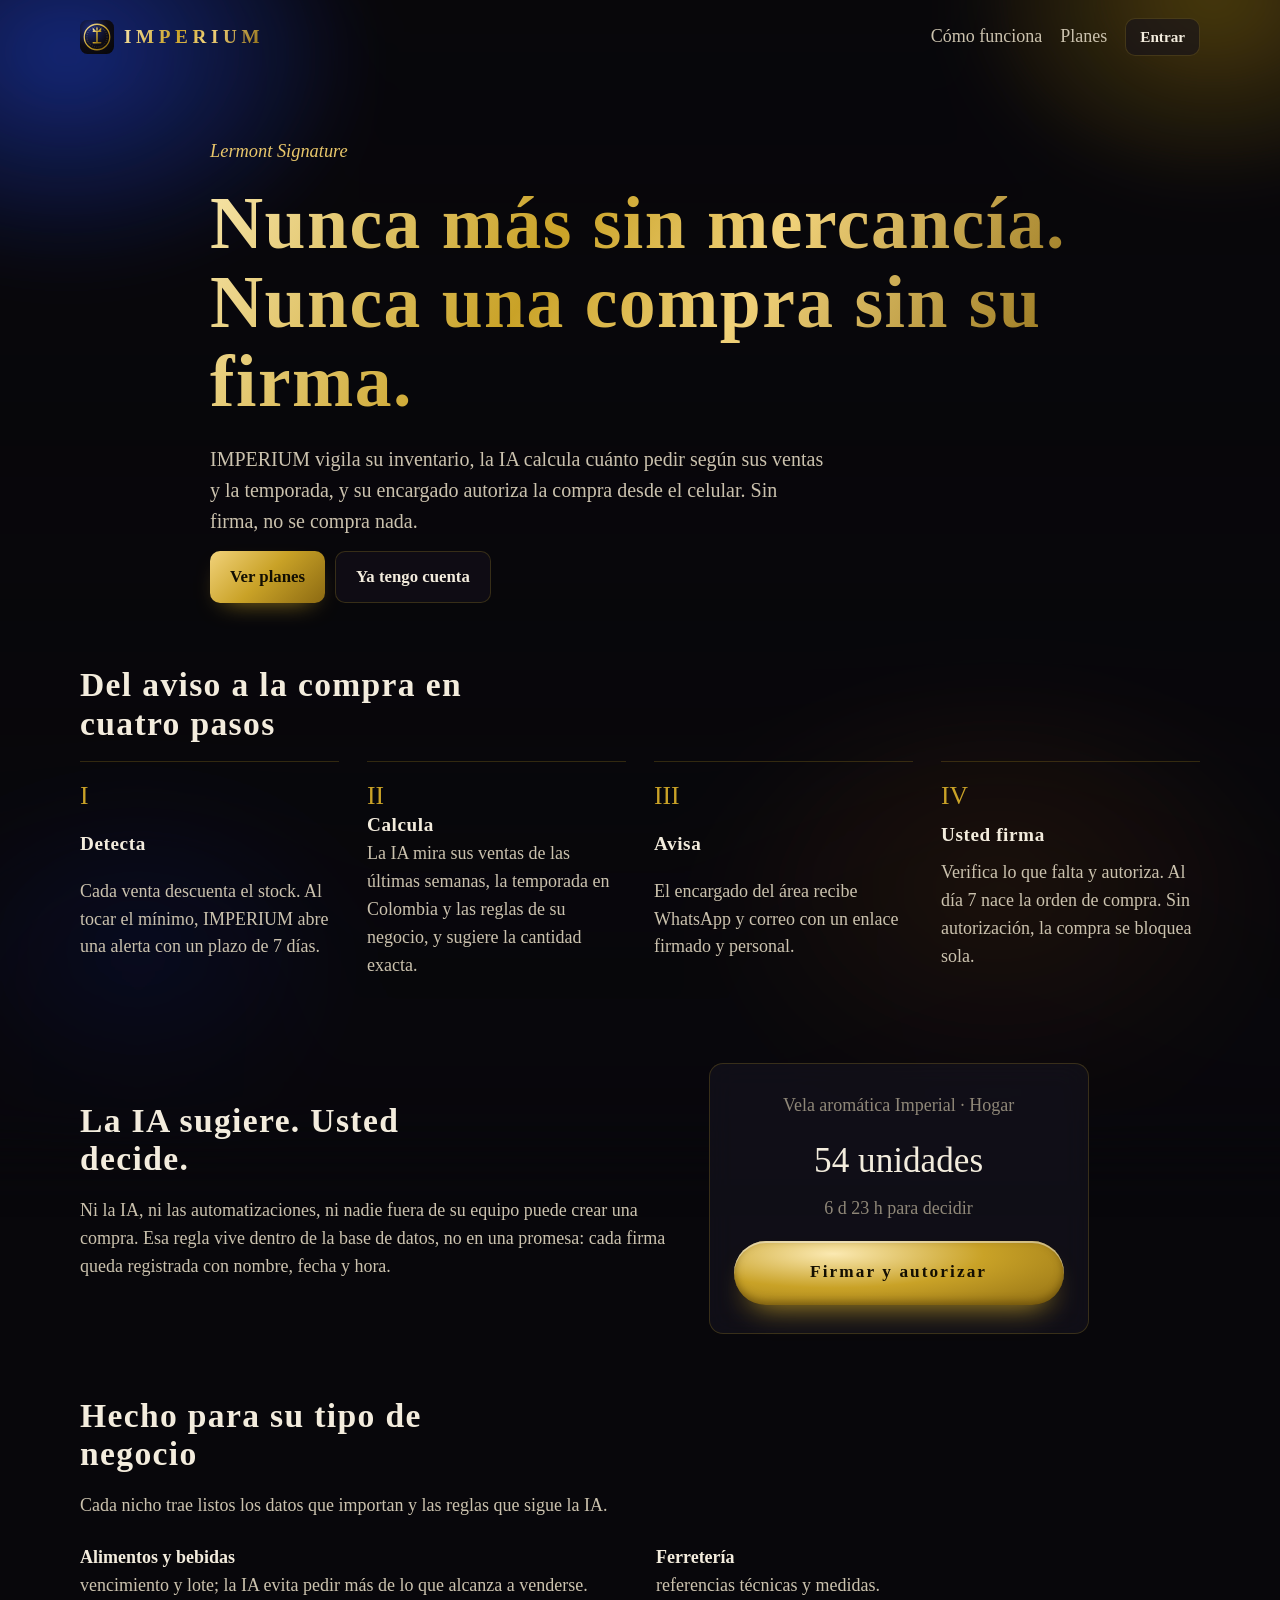
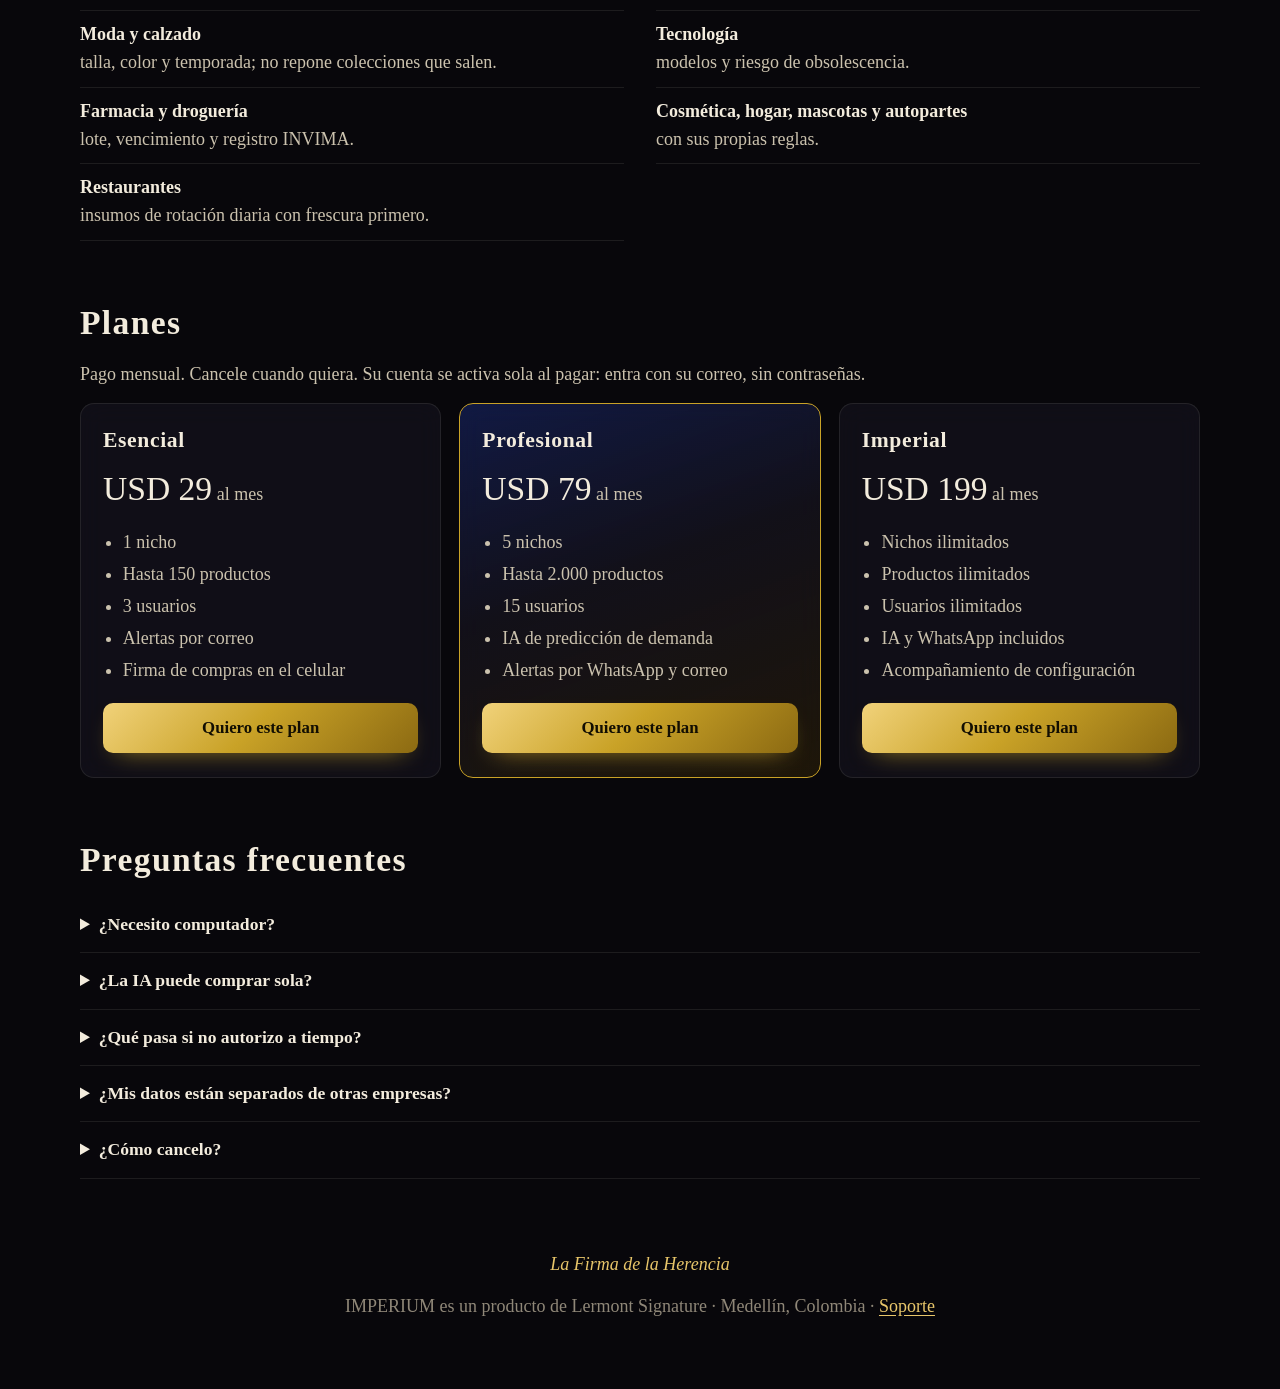
<file: index.html>
<!DOCTYPE html>
<html lang="es">
<head>
<meta charset="utf-8">
<meta name="viewport" content="width=device-width, initial-scale=1, viewport-fit=cover">
<meta name="theme-color" content="#08070B">
<meta http-equiv="Content-Security-Policy" content="default-src 'self'; script-src 'self'; style-src 'self' 'unsafe-inline' https://fonts.googleapis.com; font-src https://fonts.gstatic.com; img-src 'self' data:; base-uri 'none'; form-action 'none'; frame-ancestors 'none'">
<title>IMPERIUM · Abastecimiento inteligente con autorización humana</title>
<meta name="description" content="IMPERIUM detecta cuándo se le acaba la mercancía, la IA calcula cuánto pedir y su encargado firma la compra desde el celular. Para tiendas, restaurantes, farmacias, moda y más.">
<meta property="og:title" content="IMPERIUM · Abastecimiento inteligente">
<meta property="og:description" content="Nunca más se quede sin mercancía, y nunca una compra sin su firma.">
<meta property="og:image" content="assets/icono-512.png">
<link rel="manifest" href="manifest.webmanifest">
<link rel="icon" href="assets/icono.svg" type="image/svg+xml">
<link rel="preconnect" href="https://fonts.googleapis.com">
<link rel="preconnect" href="https://fonts.gstatic.com" crossorigin>
<link rel="stylesheet" href="https://fonts.googleapis.com/css2?family=Cinzel:wght@500;600;700&family=EB+Garamond:ital,wght@0,400;0,500;0,600;1,400&display=swap">
<link rel="stylesheet" href="assets/estilos.css">
<link rel="stylesheet" href="assets/inicio.css">
</head>
<body>
<div class="aurora" aria-hidden="true"></div>

<header class="contenedor barra-inicio">
  <a class="logo" href="./"><img src="assets/icono.svg" alt="" width="34" height="34"><span class="marca dorado">IMPERIUM</span></a>
  <nav class="enlaces-inicio"><a href="#como">Cómo funciona</a><a href="#planes">Planes</a><a class="boton chico" href="app.html">Entrar</a></nav>
</header>

<main>
  <section class="contenedor portada">
    <p class="firma">Lermont Signature</p>
    <h1 class="titular dorado">Nunca más sin mercancía. Nunca una compra sin su firma.</h1>
    <p class="bajada">IMPERIUM vigila su inventario, la IA calcula cuánto pedir según sus ventas y la temporada, y su encargado autoriza la compra desde el celular. Sin firma, no se compra nada.</p>
    <div class="fila-botones"><a class="boton oro" href="#planes">Ver planes</a><a class="boton" href="app.html">Ya tengo cuenta</a></div>
  </section>

  <section class="contenedor" id="como">
    <h2 class="seccion">Del aviso a la compra en cuatro pasos</h2>
    <ol class="pasos">
      <li><h3>Detecta</h3><p>Cada venta descuenta el stock. Al tocar el mínimo, IMPERIUM abre una alerta con un plazo de 7 días.</p></li>
      <li><h3>Calcula</h3><p>La IA mira sus ventas de las últimas semanas, la temporada en Colombia y las reglas de su negocio, y sugiere la cantidad exacta.</p></li>
      <li><h3>Avisa</h3><p>El encargado del área recibe WhatsApp y correo con un enlace firmado y personal.</p></li>
      <li><h3>Usted firma</h3><p>Verifica lo que falta y autoriza. Al día 7 nace la orden de compra. Sin autorización, la compra se bloquea sola.</p></li>
    </ol>
  </section>

  <section class="contenedor sello-demo">
    <div>
      <h2 class="seccion">La IA sugiere. Usted decide.</h2>
      <p class="suave">Ni la IA, ni las automatizaciones, ni nadie fuera de su equipo puede crear una compra. Esa regla vive dentro de la base de datos, no en una promesa: cada firma queda registrada con nombre, fecha y hora.</p>
    </div>
    <div class="panel muestra" aria-hidden="true">
      <p class="tenue">Vela aromática Imperial · Hogar</p>
      <p class="cifra num">54 unidades</p>
      <p class="tenue">6 d 23 h para decidir</p>
      <div class="sello falso">Firmar y autorizar</div>
    </div>
  </section>

  <section class="contenedor">
    <h2 class="seccion">Hecho para su tipo de negocio</h2>
    <p class="suave">Cada nicho trae listos los datos que importan y las reglas que sigue la IA.</p>
    <ul class="nichos">
      <li><strong>Alimentos y bebidas</strong> vencimiento y lote; la IA evita pedir más de lo que alcanza a venderse.</li>
      <li><strong>Moda y calzado</strong> talla, color y temporada; no repone colecciones que salen.</li>
      <li><strong>Farmacia y droguería</strong> lote, vencimiento y registro INVIMA.</li>
      <li><strong>Restaurantes</strong> insumos de rotación diaria con frescura primero.</li>
      <li><strong>Ferretería</strong> referencias técnicas y medidas.</li>
      <li><strong>Tecnología</strong> modelos y riesgo de obsolescencia.</li>
      <li><strong>Cosmética, hogar, mascotas y autopartes</strong> con sus propias reglas.</li>
    </ul>
  </section>

  <section class="contenedor" id="planes">
    <h2 class="seccion">Planes</h2>
    <p class="suave">Pago mensual. Cancele cuando quiera. Su cuenta se activa sola al pagar: entra con su correo, sin contraseñas.</p>
    <div class="planes">
      <article class="plan">
        <h3>Esencial</h3>
        <p class="precio num"><span>USD 29</span> al mes</p>
        <ul><li>1 nicho</li><li>Hasta 150 productos</li><li>3 usuarios</li><li>Alertas por correo</li><li>Firma de compras en el celular</li></ul>
        <div class="comprar" data-plan="esencial"></div>
      </article>
      <article class="plan destacado">
        <h3>Profesional</h3>
        <p class="precio num"><span>USD 79</span> al mes</p>
        <ul><li>5 nichos</li><li>Hasta 2.000 productos</li><li>15 usuarios</li><li>IA de predicción de demanda</li><li>Alertas por WhatsApp y correo</li></ul>
        <div class="comprar" data-plan="profesional"></div>
      </article>
      <article class="plan">
        <h3>Imperial</h3>
        <p class="precio num"><span>USD 199</span> al mes</p>
        <ul><li>Nichos ilimitados</li><li>Productos ilimitados</li><li>Usuarios ilimitados</li><li>IA y WhatsApp incluidos</li><li>Acompañamiento de configuración</li></ul>
        <div class="comprar" data-plan="imperial"></div>
      </article>
    </div>
  </section>

  <section class="contenedor preguntas">
    <h2 class="seccion">Preguntas frecuentes</h2>
    <details><summary>¿Necesito computador?</summary><p>No. IMPERIUM funciona completo desde el navegador del celular y se instala como app en la pantalla de inicio.</p></details>
    <details><summary>¿La IA puede comprar sola?</summary><p>No. La IA solo sugiere cantidades. La base de datos rechaza cualquier compra que no tenga la firma de un encargado de su empresa.</p></details>
    <details><summary>¿Qué pasa si no autorizo a tiempo?</summary><p>Pasados 7 días sin firma, la compra queda bloqueada. Si el producto sigue bajo el mínimo, la siguiente venta abre una alerta nueva.</p></details>
    <details><summary>¿Mis datos están separados de otras empresas?</summary><p>Sí. Cada empresa y cada nicho están aislados dentro de la base de datos: un encargado solo ve lo que le corresponde.</p></details>
    <details><summary>¿Cómo cancelo?</summary><p>Desde la plataforma donde compró. Conserva el acceso hasta el final del periodo pagado.</p></details>
  </section>
</main>

<footer class="contenedor pie">
  <p class="lema">La Firma de la Herencia</p>
  <p class="tenue">IMPERIUM es un producto de Lermont Signature · Medellín, Colombia · <a id="soporte" href="#">Soporte</a></p>
</footer>
<script type="module" src="assets/inicio.js"></script>
</body>
</html>
</file>
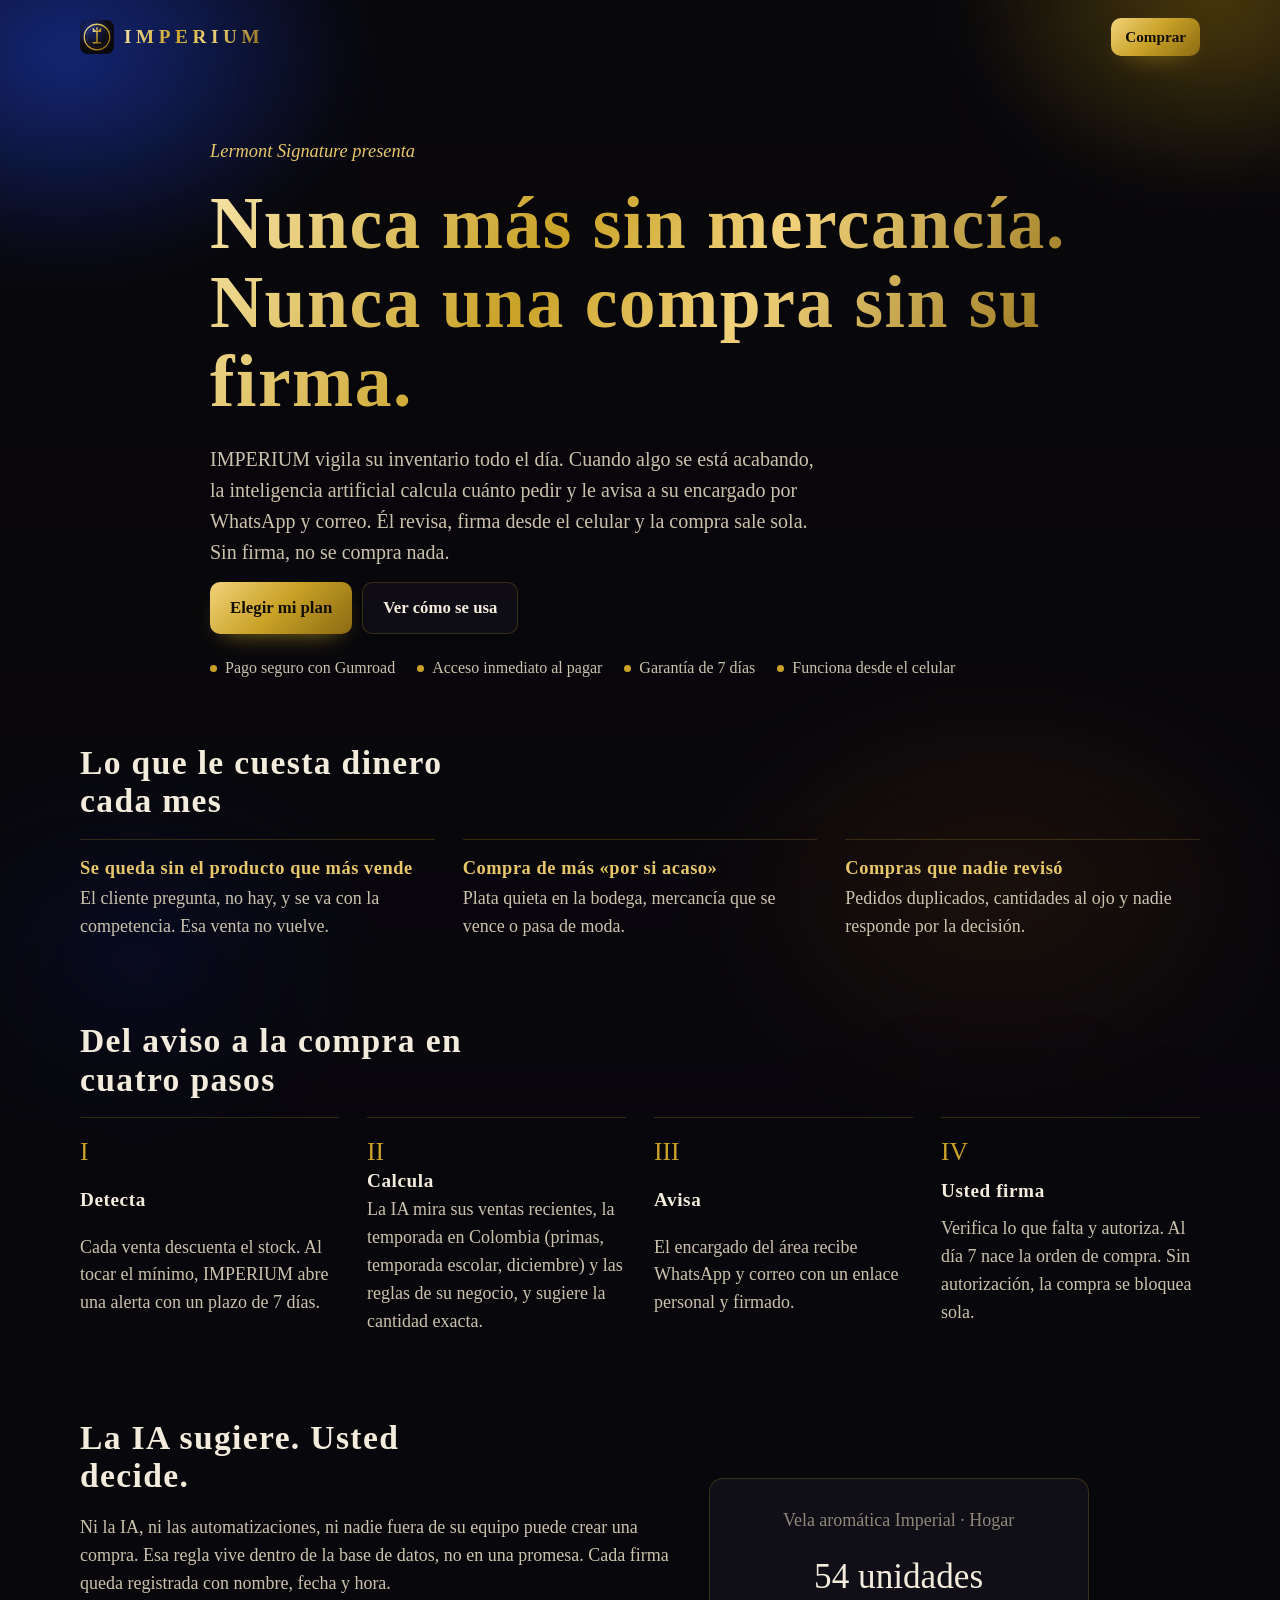
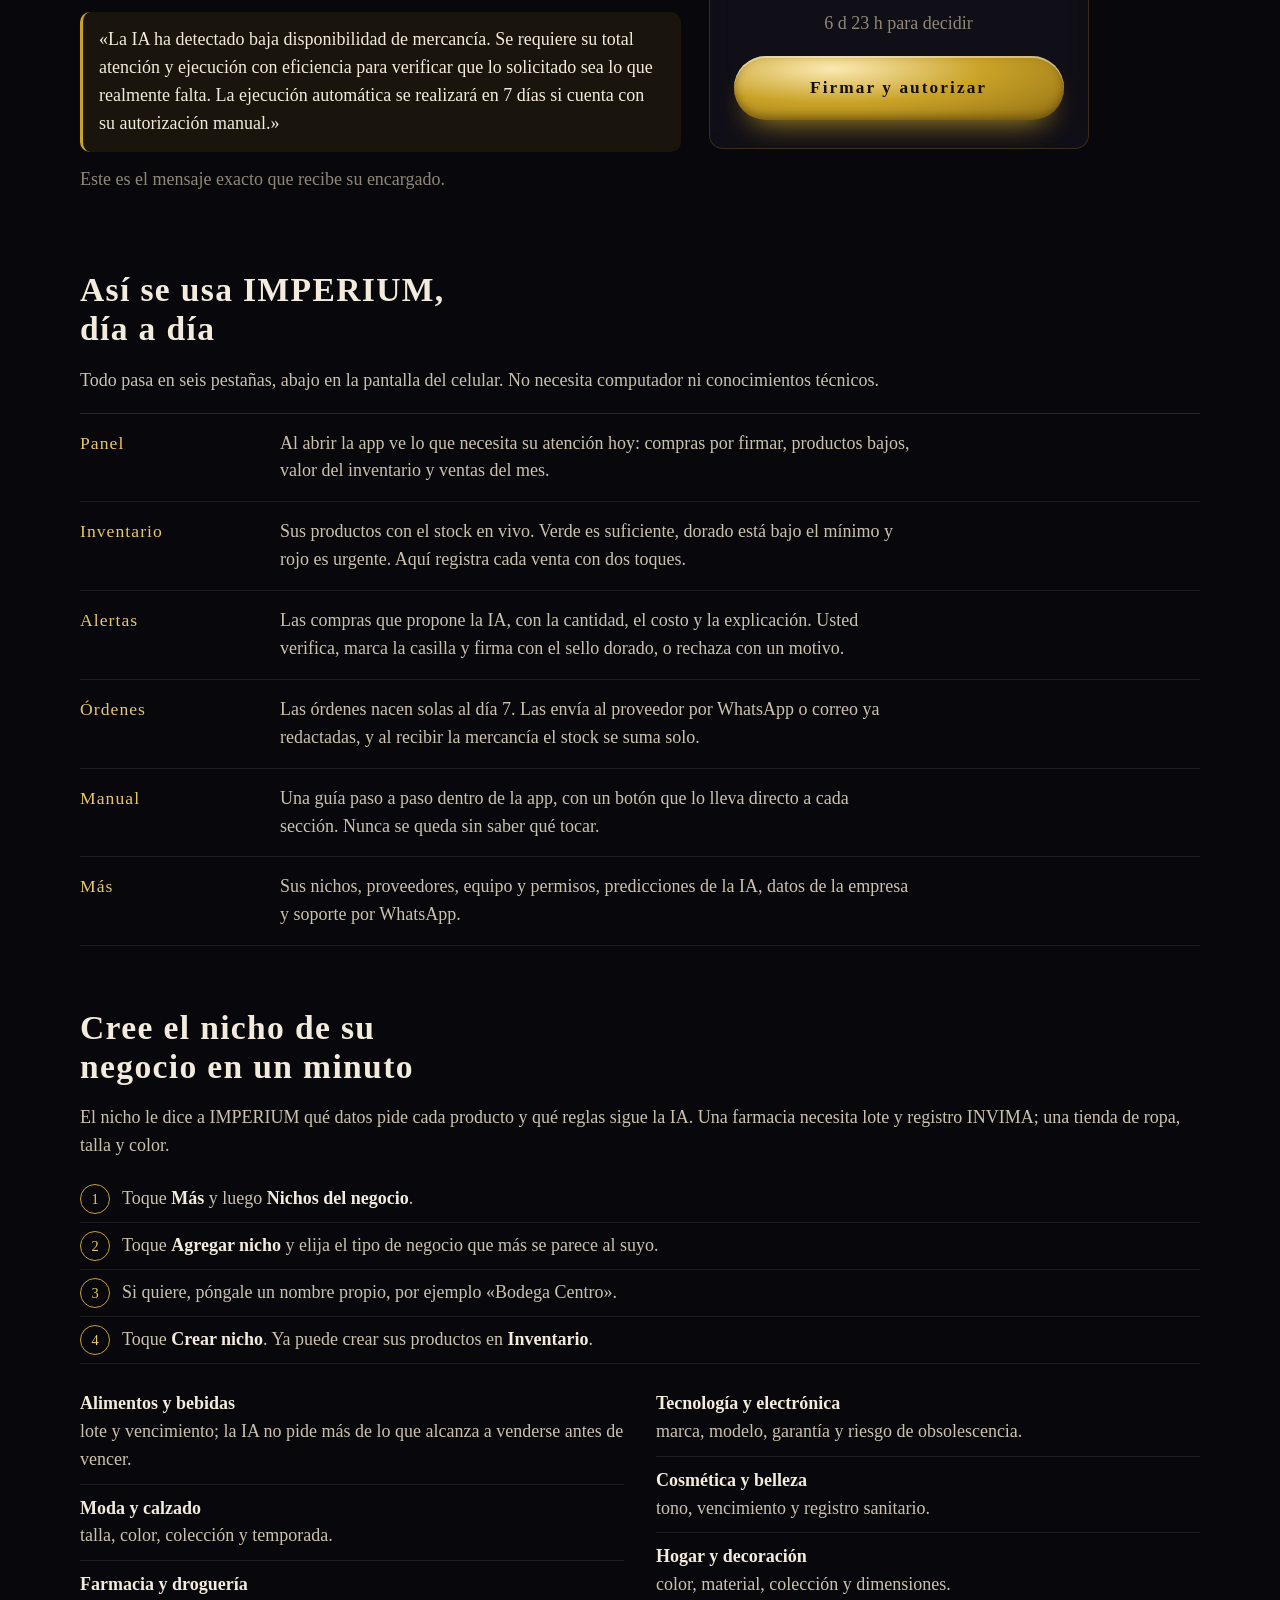
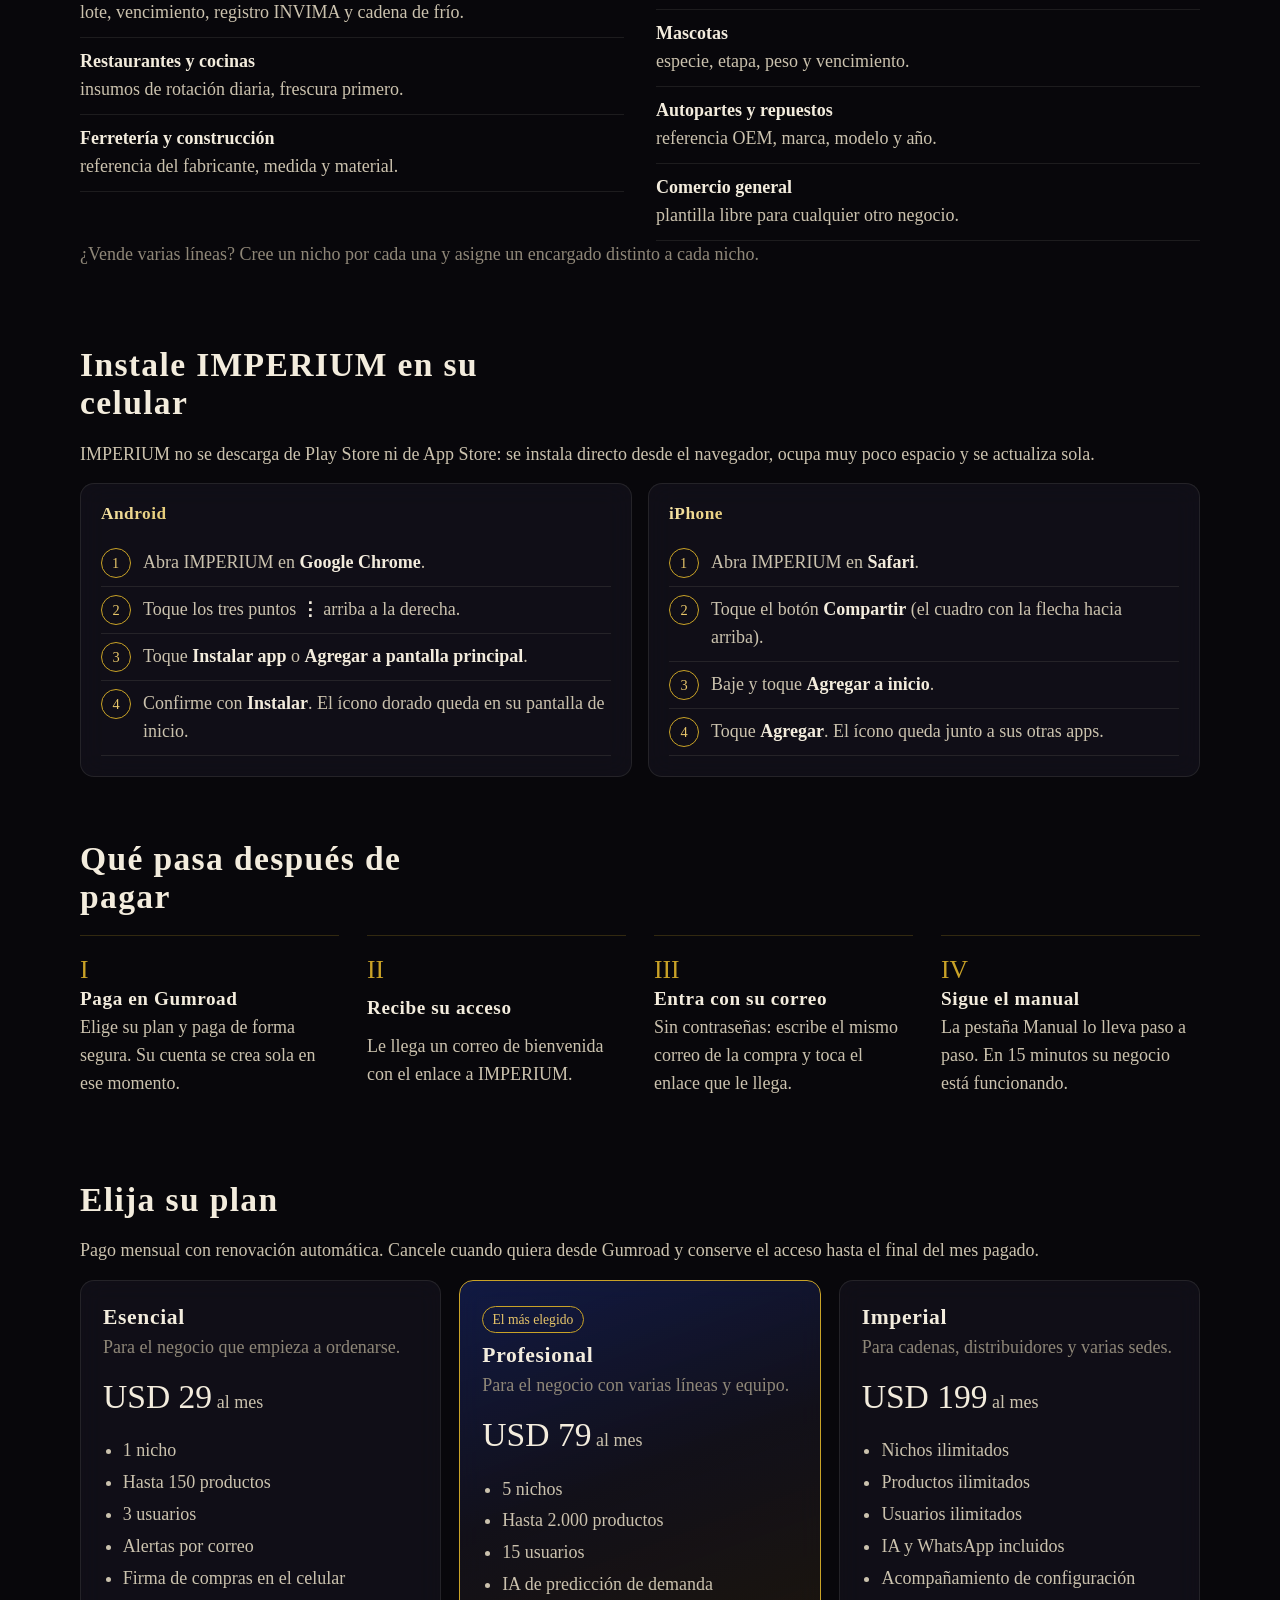
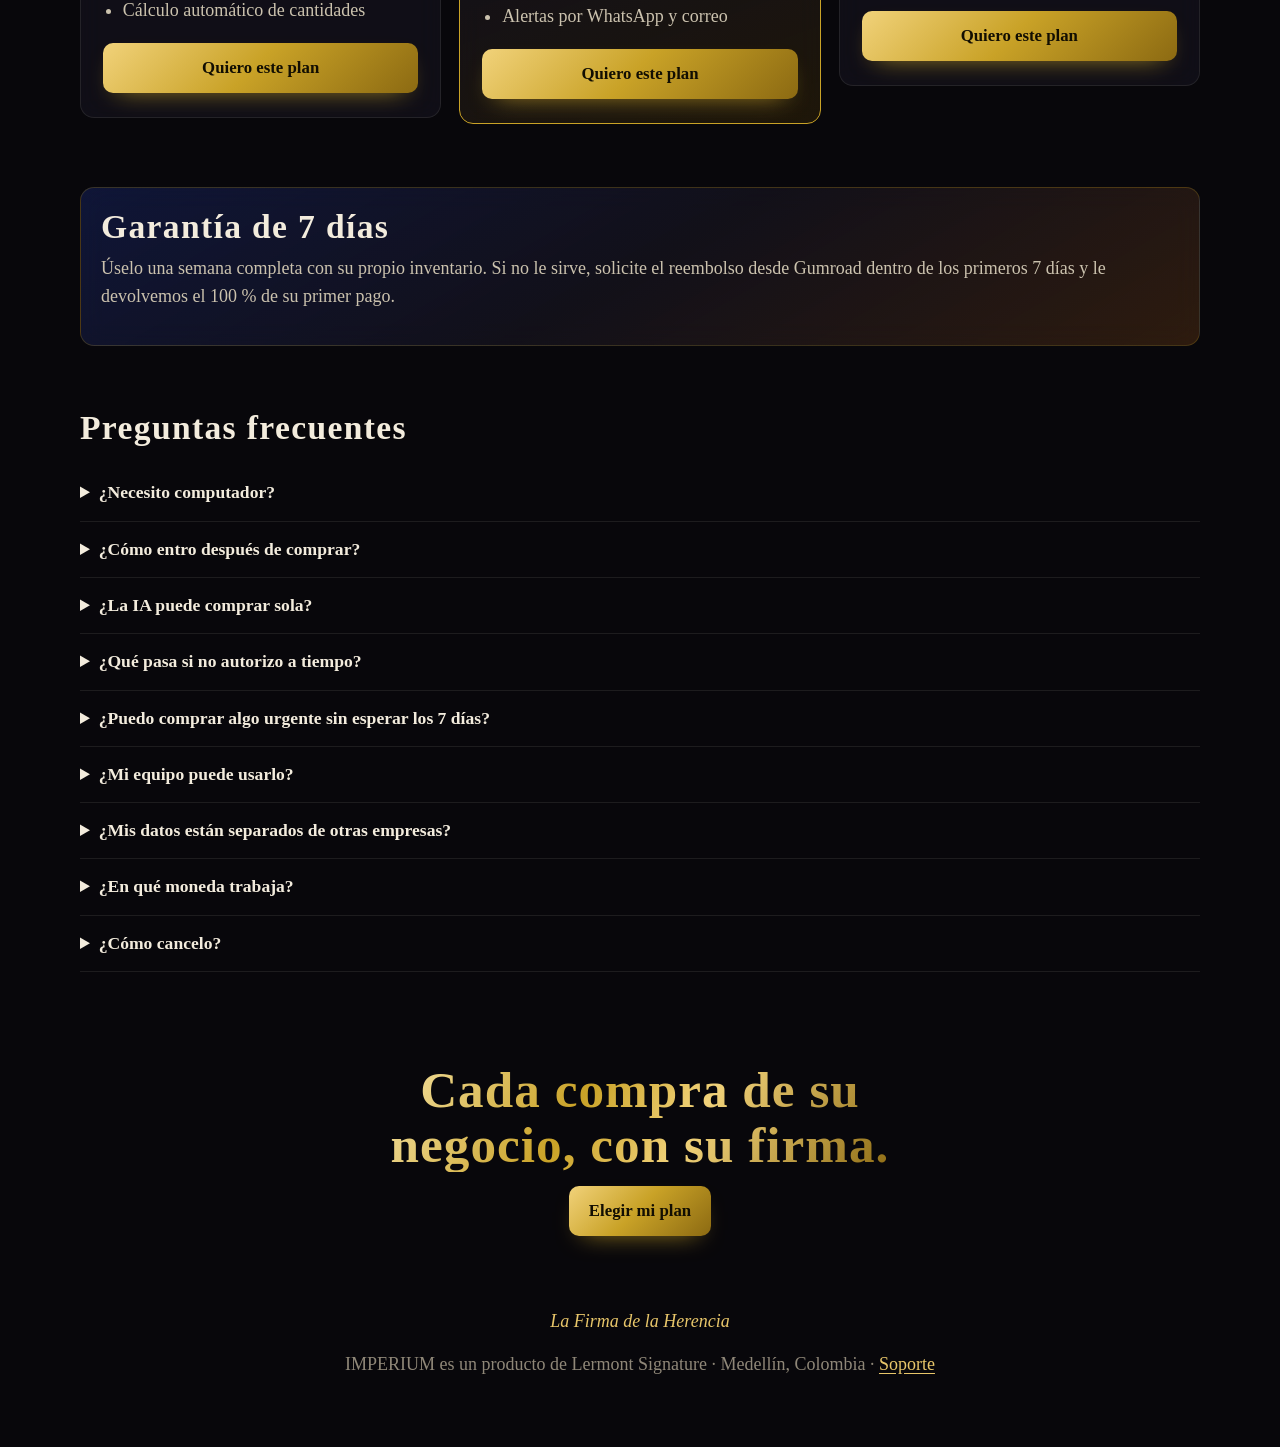
<file: venta-gumroad.html>
<!DOCTYPE html>
<html lang="es">
<head>
<meta charset="utf-8">
<meta name="viewport" content="width=device-width, initial-scale=1, viewport-fit=cover">
<meta name="theme-color" content="#08070B">
<meta http-equiv="Content-Security-Policy" content="default-src 'self'; script-src 'self'; style-src 'self' 'unsafe-inline' https://fonts.googleapis.com; font-src https://fonts.gstatic.com; img-src 'self' data:; base-uri 'none'; form-action 'none'; frame-ancestors 'none'">
<title>IMPERIUM · Abastecimiento inteligente para su negocio</title>
<meta name="description" content="IMPERIUM vigila su inventario, la IA calcula cuánto pedir y su encargado firma la compra desde el celular. Compre con Gumroad y empiece hoy.">
<meta property="og:title" content="IMPERIUM · Nunca más sin mercancía">
<meta property="og:description" content="La IA sugiere cuánto comprar. Usted firma. Sin firma, no se compra nada.">
<meta property="og:image" content="assets/icono-512.png">
<link rel="manifest" href="manifest.webmanifest">
<link rel="icon" href="assets/icono.svg" type="image/svg+xml">
<link rel="apple-touch-icon" href="assets/icono-192.png">
<link rel="preconnect" href="https://fonts.googleapis.com">
<link rel="preconnect" href="https://fonts.gstatic.com" crossorigin>
<link rel="stylesheet" href="https://fonts.googleapis.com/css2?family=Cinzel:wght@500;600;700&family=EB+Garamond:ital,wght@0,400;0,500;0,600;1,400&display=swap">
<link rel="stylesheet" href="assets/estilos.css">
<link rel="stylesheet" href="assets/inicio.css">
<link rel="stylesheet" href="assets/venta.css">
</head>
<body data-plataforma="gumroad">
<div class="aurora" aria-hidden="true"></div>

<header class="contenedor barra-inicio">
  <a class="logo" href="#inicio"><img src="assets/icono.svg" alt="" width="34" height="34"><span class="marca dorado">IMPERIUM</span></a>
  <a class="boton oro chico" href="#planes">Comprar</a>
</header>

<main id="inicio">
  <section class="contenedor portada">
    <p class="firma">Lermont Signature presenta</p>
    <h1 class="titular dorado">Nunca más sin mercancía. Nunca una compra sin su firma.</h1>
    <p class="bajada">IMPERIUM vigila su inventario todo el día. Cuando algo se está acabando, la inteligencia artificial calcula cuánto pedir y le avisa a su encargado por WhatsApp y correo. Él revisa, firma desde el celular y la compra sale sola. Sin firma, no se compra nada.</p>
    <div class="fila-botones"><a class="boton oro" href="#planes">Elegir mi plan</a><a class="boton" href="#como-se-usa">Ver cómo se usa</a></div>
    <ul class="confianza">
      <li>Pago seguro con Gumroad</li>
      <li>Acceso inmediato al pagar</li>
      <li>Garantía de 7 días</li>
      <li>Funciona desde el celular</li>
    </ul>
  </section>

  <section class="contenedor">
    <h2 class="seccion">Lo que le cuesta dinero cada mes</h2>
    <div class="dolores">
      <article><h3>Se queda sin el producto que más vende</h3><p>El cliente pregunta, no hay, y se va con la competencia. Esa venta no vuelve.</p></article>
      <article><h3>Compra de más «por si acaso»</h3><p>Plata quieta en la bodega, mercancía que se vence o pasa de moda.</p></article>
      <article><h3>Compras que nadie revisó</h3><p>Pedidos duplicados, cantidades al ojo y nadie responde por la decisión.</p></article>
    </div>
  </section>

  <section class="contenedor" id="como">
    <h2 class="seccion">Del aviso a la compra en cuatro pasos</h2>
    <ol class="pasos">
      <li><h3>Detecta</h3><p>Cada venta descuenta el stock. Al tocar el mínimo, IMPERIUM abre una alerta con un plazo de 7 días.</p></li>
      <li><h3>Calcula</h3><p>La IA mira sus ventas recientes, la temporada en Colombia (primas, temporada escolar, diciembre) y las reglas de su negocio, y sugiere la cantidad exacta.</p></li>
      <li><h3>Avisa</h3><p>El encargado del área recibe WhatsApp y correo con un enlace personal y firmado.</p></li>
      <li><h3>Usted firma</h3><p>Verifica lo que falta y autoriza. Al día 7 nace la orden de compra. Sin autorización, la compra se bloquea sola.</p></li>
    </ol>
  </section>

  <section class="contenedor sello-demo">
    <div>
      <h2 class="seccion">La IA sugiere. Usted decide.</h2>
      <p class="suave">Ni la IA, ni las automatizaciones, ni nadie fuera de su equipo puede crear una compra. Esa regla vive dentro de la base de datos, no en una promesa. Cada firma queda registrada con nombre, fecha y hora.</p>
      <p class="aviso-oro">«La IA ha detectado baja disponibilidad de mercancía. Se requiere su total atención y ejecución con eficiencia para verificar que lo solicitado sea lo que realmente falta. La ejecución automática se realizará en 7 días si cuenta con su autorización manual.»</p>
      <p class="tenue">Este es el mensaje exacto que recibe su encargado.</p>
    </div>
    <div class="panel muestra" aria-hidden="true">
      <p class="tenue">Vela aromática Imperial · Hogar</p>
      <p class="cifra num">54 unidades</p>
      <p class="tenue">6 d 23 h para decidir</p>
      <div class="sello falso">Firmar y autorizar</div>
    </div>
  </section>

  <section class="contenedor" id="como-se-usa">
    <h2 class="seccion">Así se usa IMPERIUM, día a día</h2>
    <p class="suave">Todo pasa en seis pestañas, abajo en la pantalla del celular. No necesita computador ni conocimientos técnicos.</p>
    <dl class="recorrido">
      <div><dt>Panel</dt><dd>Al abrir la app ve lo que necesita su atención hoy: compras por firmar, productos bajos, valor del inventario y ventas del mes.</dd></div>
      <div><dt>Inventario</dt><dd>Sus productos con el stock en vivo. Verde es suficiente, dorado está bajo el mínimo y rojo es urgente. Aquí registra cada venta con dos toques.</dd></div>
      <div><dt>Alertas</dt><dd>Las compras que propone la IA, con la cantidad, el costo y la explicación. Usted verifica, marca la casilla y firma con el sello dorado, o rechaza con un motivo.</dd></div>
      <div><dt>Órdenes</dt><dd>Las órdenes nacen solas al día 7. Las envía al proveedor por WhatsApp o correo ya redactadas, y al recibir la mercancía el stock se suma solo.</dd></div>
      <div><dt>Manual</dt><dd>Una guía paso a paso dentro de la app, con un botón que lo lleva directo a cada sección. Nunca se queda sin saber qué tocar.</dd></div>
      <div><dt>Más</dt><dd>Sus nichos, proveedores, equipo y permisos, predicciones de la IA, datos de la empresa y soporte por WhatsApp.</dd></div>
    </dl>
  </section>

  <section class="contenedor" id="nicho">
    <h2 class="seccion">Cree el nicho de su negocio en un minuto</h2>
    <p class="suave">El nicho le dice a IMPERIUM qué datos pide cada producto y qué reglas sigue la IA. Una farmacia necesita lote y registro INVIMA; una tienda de ropa, talla y color.</p>
    <ol class="pasos-cortos">
      <li>Toque <strong>Más</strong> y luego <strong>Nichos del negocio</strong>.</li>
      <li>Toque <strong>Agregar nicho</strong> y elija el tipo de negocio que más se parece al suyo.</li>
      <li>Si quiere, póngale un nombre propio, por ejemplo «Bodega Centro».</li>
      <li>Toque <strong>Crear nicho</strong>. Ya puede crear sus productos en <strong>Inventario</strong>.</li>
    </ol>
    <ul class="nichos">
      <li><strong>Alimentos y bebidas</strong> lote y vencimiento; la IA no pide más de lo que alcanza a venderse antes de vencer.</li>
      <li><strong>Moda y calzado</strong> talla, color, colección y temporada.</li>
      <li><strong>Farmacia y droguería</strong> lote, vencimiento, registro INVIMA y cadena de frío.</li>
      <li><strong>Restaurantes y cocinas</strong> insumos de rotación diaria, frescura primero.</li>
      <li><strong>Ferretería y construcción</strong> referencia del fabricante, medida y material.</li>
      <li><strong>Tecnología y electrónica</strong> marca, modelo, garantía y riesgo de obsolescencia.</li>
      <li><strong>Cosmética y belleza</strong> tono, vencimiento y registro sanitario.</li>
      <li><strong>Hogar y decoración</strong> color, material, colección y dimensiones.</li>
      <li><strong>Mascotas</strong> especie, etapa, peso y vencimiento.</li>
      <li><strong>Autopartes y repuestos</strong> referencia OEM, marca, modelo y año.</li>
      <li><strong>Comercio general</strong> plantilla libre para cualquier otro negocio.</li>
    </ul>
    <p class="tenue">¿Vende varias líneas? Cree un nicho por cada una y asigne un encargado distinto a cada nicho.</p>
  </section>

  <section class="contenedor" id="instalar">
    <h2 class="seccion">Instale IMPERIUM en su celular</h2>
    <p class="suave">IMPERIUM no se descarga de Play Store ni de App Store: se instala directo desde el navegador, ocupa muy poco espacio y se actualiza sola.</p>
    <div class="dos-columnas">
      <article class="panel">
        <h3 class="dorado">Android</h3>
        <ol class="pasos-cortos">
          <li>Abra IMPERIUM en <strong>Google Chrome</strong>.</li>
          <li>Toque los tres puntos <strong>⋮</strong> arriba a la derecha.</li>
          <li>Toque <strong>Instalar app</strong> o <strong>Agregar a pantalla principal</strong>.</li>
          <li>Confirme con <strong>Instalar</strong>. El ícono dorado queda en su pantalla de inicio.</li>
        </ol>
      </article>
      <article class="panel">
        <h3 class="dorado">iPhone</h3>
        <ol class="pasos-cortos">
          <li>Abra IMPERIUM en <strong>Safari</strong>.</li>
          <li>Toque el botón <strong>Compartir</strong> (el cuadro con la flecha hacia arriba).</li>
          <li>Baje y toque <strong>Agregar a inicio</strong>.</li>
          <li>Toque <strong>Agregar</strong>. El ícono queda junto a sus otras apps.</li>
        </ol>
      </article>
    </div>
  </section>

  <section class="contenedor">
    <h2 class="seccion">Qué pasa después de pagar</h2>
    <ol class="pasos">
      <li><h3>Paga en Gumroad</h3><p>Elige su plan y paga de forma segura. Su cuenta se crea sola en ese momento.</p></li>
      <li><h3>Recibe su acceso</h3><p>Le llega un correo de bienvenida con el enlace a IMPERIUM.</p></li>
      <li><h3>Entra con su correo</h3><p>Sin contraseñas: escribe el mismo correo de la compra y toca el enlace que le llega.</p></li>
      <li><h3>Sigue el manual</h3><p>La pestaña Manual lo lleva paso a paso. En 15 minutos su negocio está funcionando.</p></li>
    </ol>
  </section>

  <section class="contenedor" id="planes">
    <h2 class="seccion">Elija su plan</h2>
    <p class="suave">Pago mensual con renovación automática. Cancele cuando quiera desde Gumroad y conserve el acceso hasta el final del mes pagado.</p>
    <div class="planes">
      <article class="plan">
        <h3>Esencial</h3>
        <p class="tenue">Para el negocio que empieza a ordenarse.</p>
        <p class="precio num"><span>USD 29</span> al mes</p>
        <ul><li>1 nicho</li><li>Hasta 150 productos</li><li>3 usuarios</li><li>Alertas por correo</li><li>Firma de compras en el celular</li><li>Cálculo automático de cantidades</li></ul>
        <div class="comprar" data-plan="esencial"></div>
      </article>
      <article class="plan destacado">
        <p class="chip oro">El más elegido</p>
        <h3>Profesional</h3>
        <p class="tenue">Para el negocio con varias líneas y equipo.</p>
        <p class="precio num"><span>USD 79</span> al mes</p>
        <ul><li>5 nichos</li><li>Hasta 2.000 productos</li><li>15 usuarios</li><li>IA de predicción de demanda</li><li>Alertas por WhatsApp y correo</li></ul>
        <div class="comprar" data-plan="profesional"></div>
      </article>
      <article class="plan">
        <h3>Imperial</h3>
        <p class="tenue">Para cadenas, distribuidores y varias sedes.</p>
        <p class="precio num"><span>USD 199</span> al mes</p>
        <ul><li>Nichos ilimitados</li><li>Productos ilimitados</li><li>Usuarios ilimitados</li><li>IA y WhatsApp incluidos</li><li>Acompañamiento de configuración</li></ul>
        <div class="comprar" data-plan="imperial"></div>
      </article>
    </div>
  </section>

  <section class="contenedor garantia">
    <div class="panel">
      <h2 class="seccion">Garantía de 7 días</h2>
      <p class="suave">Úselo una semana completa con su propio inventario. Si no le sirve, solicite el reembolso desde Gumroad dentro de los primeros 7 días y le devolvemos el 100 % de su primer pago.</p>
    </div>
  </section>

  <section class="contenedor preguntas">
    <h2 class="seccion">Preguntas frecuentes</h2>
    <details><summary>¿Necesito computador?</summary><p>No. IMPERIUM funciona completo desde el navegador del celular y se instala como app en la pantalla de inicio.</p></details>
    <details><summary>¿Cómo entro después de comprar?</summary><p>Abra IMPERIUM, escriba el mismo correo con el que pagó en Gumroad y toque el enlace que le llega. No hay contraseñas que recordar.</p></details>
    <details><summary>¿La IA puede comprar sola?</summary><p>No. La IA solo sugiere cantidades. La base de datos rechaza cualquier compra que no tenga la firma de un encargado de su empresa.</p></details>
    <details><summary>¿Qué pasa si no autorizo a tiempo?</summary><p>Pasados 7 días sin firma, la compra queda bloqueada. Si el producto sigue bajo el mínimo, la siguiente venta abre una alerta nueva.</p></details>
    <details><summary>¿Puedo comprar algo urgente sin esperar los 7 días?</summary><p>Sí. Desde el producto, use «Orden manual» y la orden se crea al instante.</p></details>
    <details><summary>¿Mi equipo puede usarlo?</summary><p>Sí. Invite a cada persona con su correo y elija su rol: Administrador, Encargado (recibe alertas y firma) o Lector (solo consulta).</p></details>
    <details><summary>¿Mis datos están separados de otras empresas?</summary><p>Sí. Cada empresa y cada nicho están aislados dentro de la base de datos: un encargado solo ve lo que le corresponde.</p></details>
    <details><summary>¿En qué moneda trabaja?</summary><p>Usted elige: pesos colombianos, dólares, soles, pesos mexicanos, pesos chilenos o euros.</p></details>
    <details><summary>¿Cómo cancelo?</summary><p>Desde su cuenta de Gumroad. Conserva el acceso hasta el final del periodo pagado.</p></details>
  </section>

  <section class="contenedor cierre">
    <h2 class="titular dorado">Cada compra de su negocio, con su firma.</h2>
    <div class="fila-botones"><a class="boton oro" href="#planes">Elegir mi plan</a></div>
  </section>
</main>

<footer class="contenedor pie">
  <p class="lema">La Firma de la Herencia</p>
  <p class="tenue">IMPERIUM es un producto de Lermont Signature · Medellín, Colombia · <a id="soporte" href="#">Soporte</a></p>
</footer>
<script type="module" src="assets/venta.js"></script>
<script type="module" src="assets/pwa.js"></script>
</body>
</html>
</file>
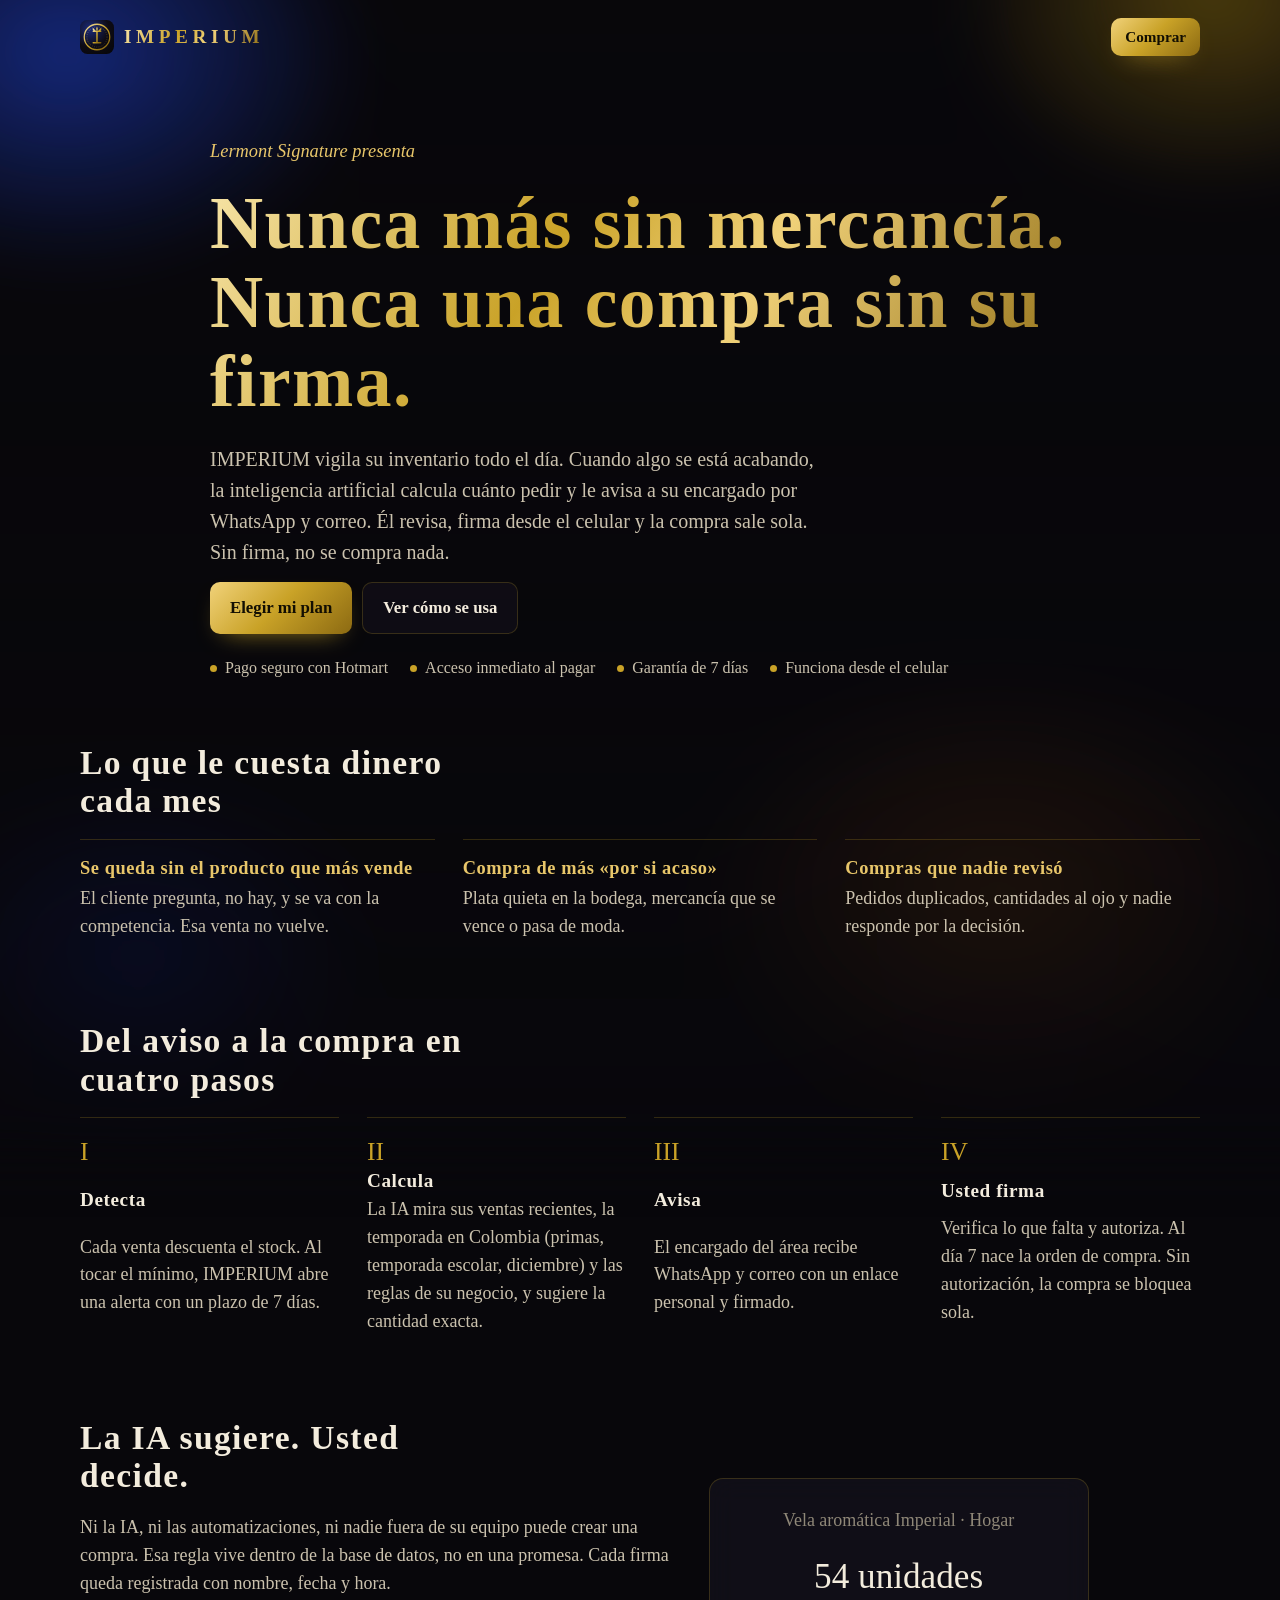
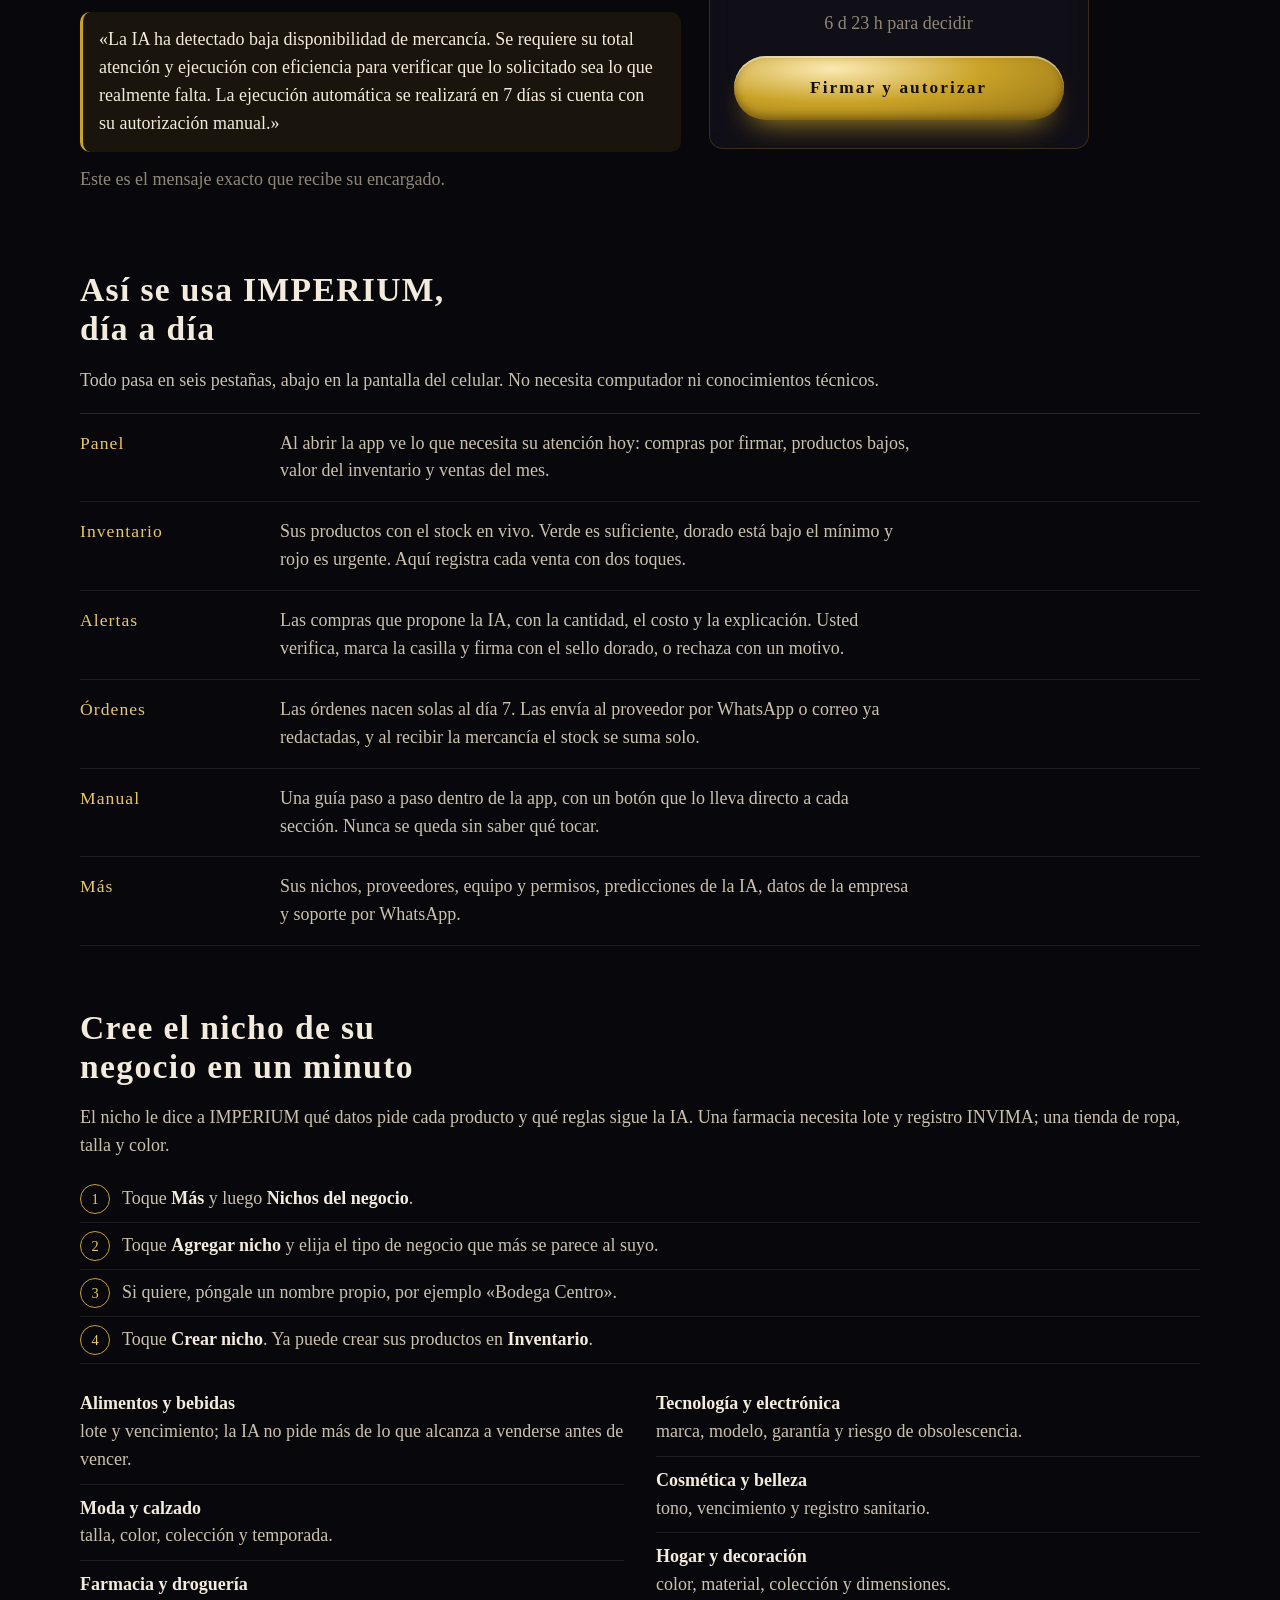
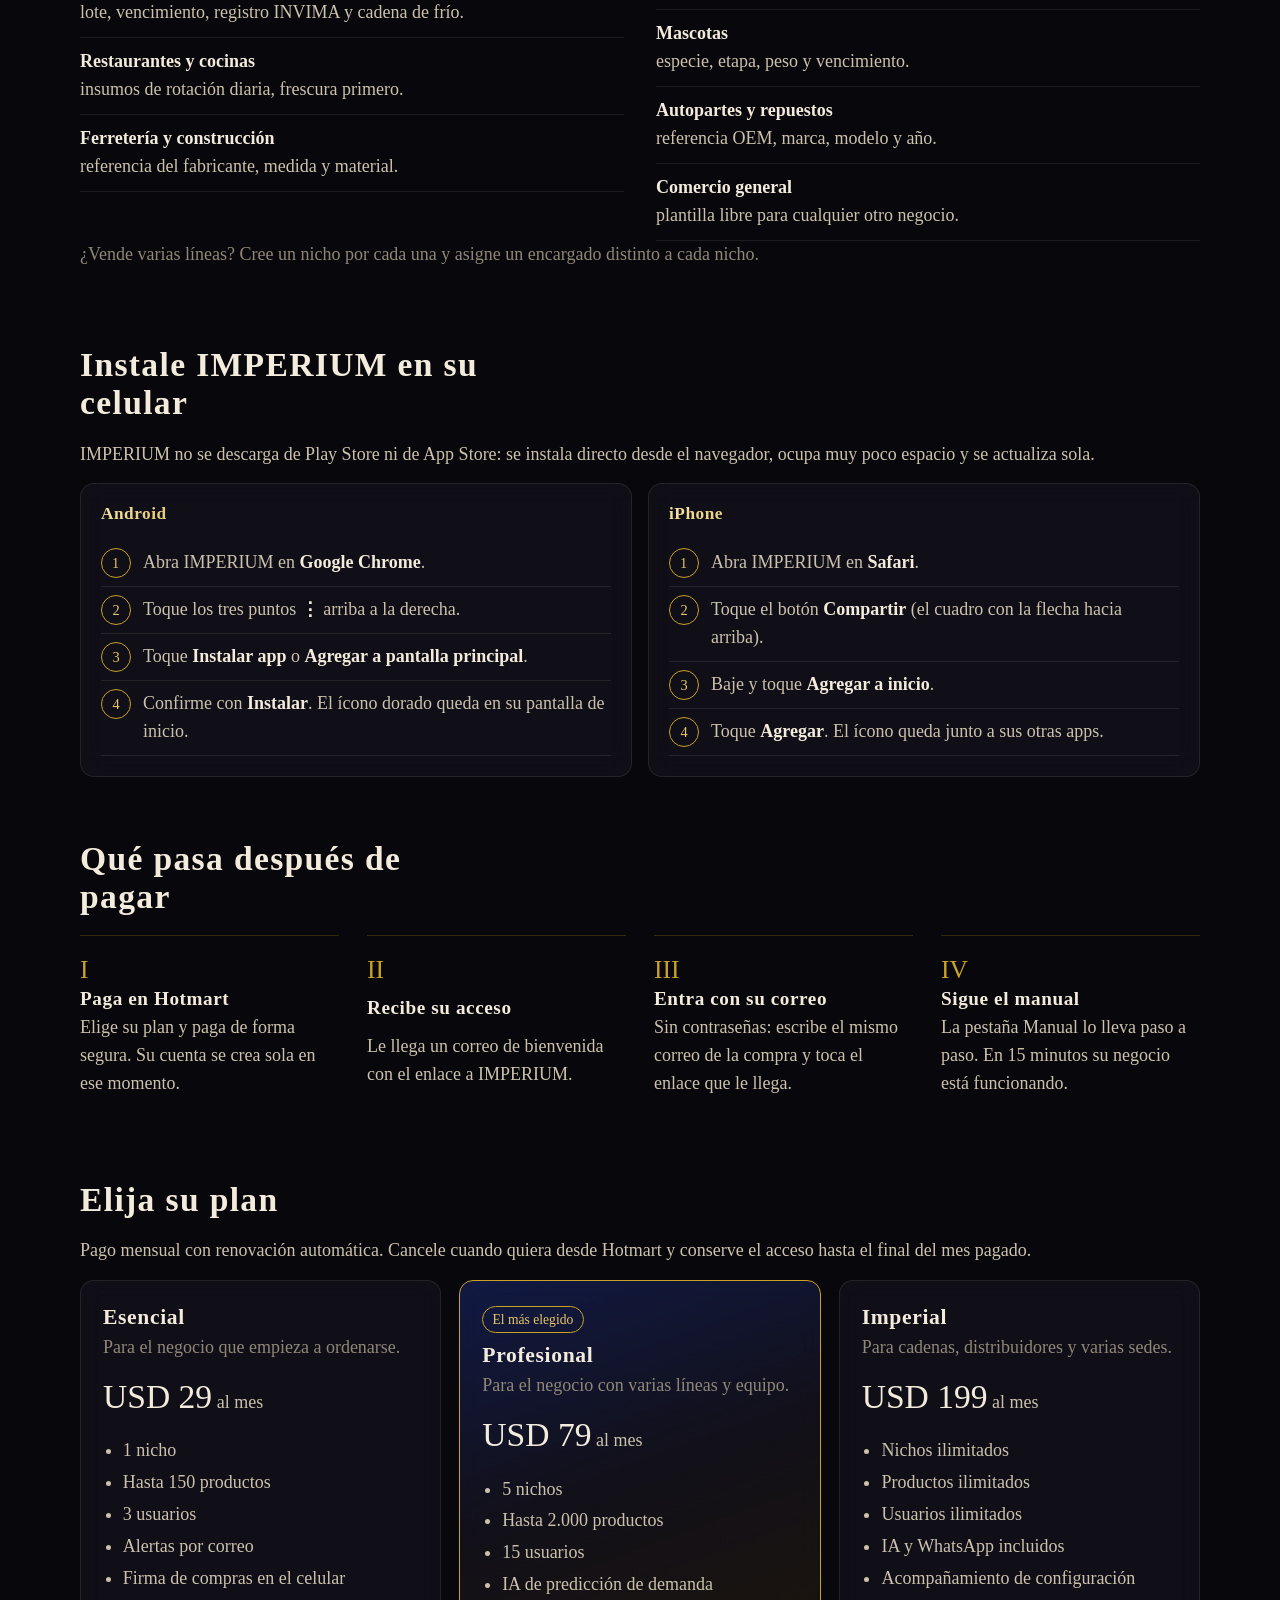
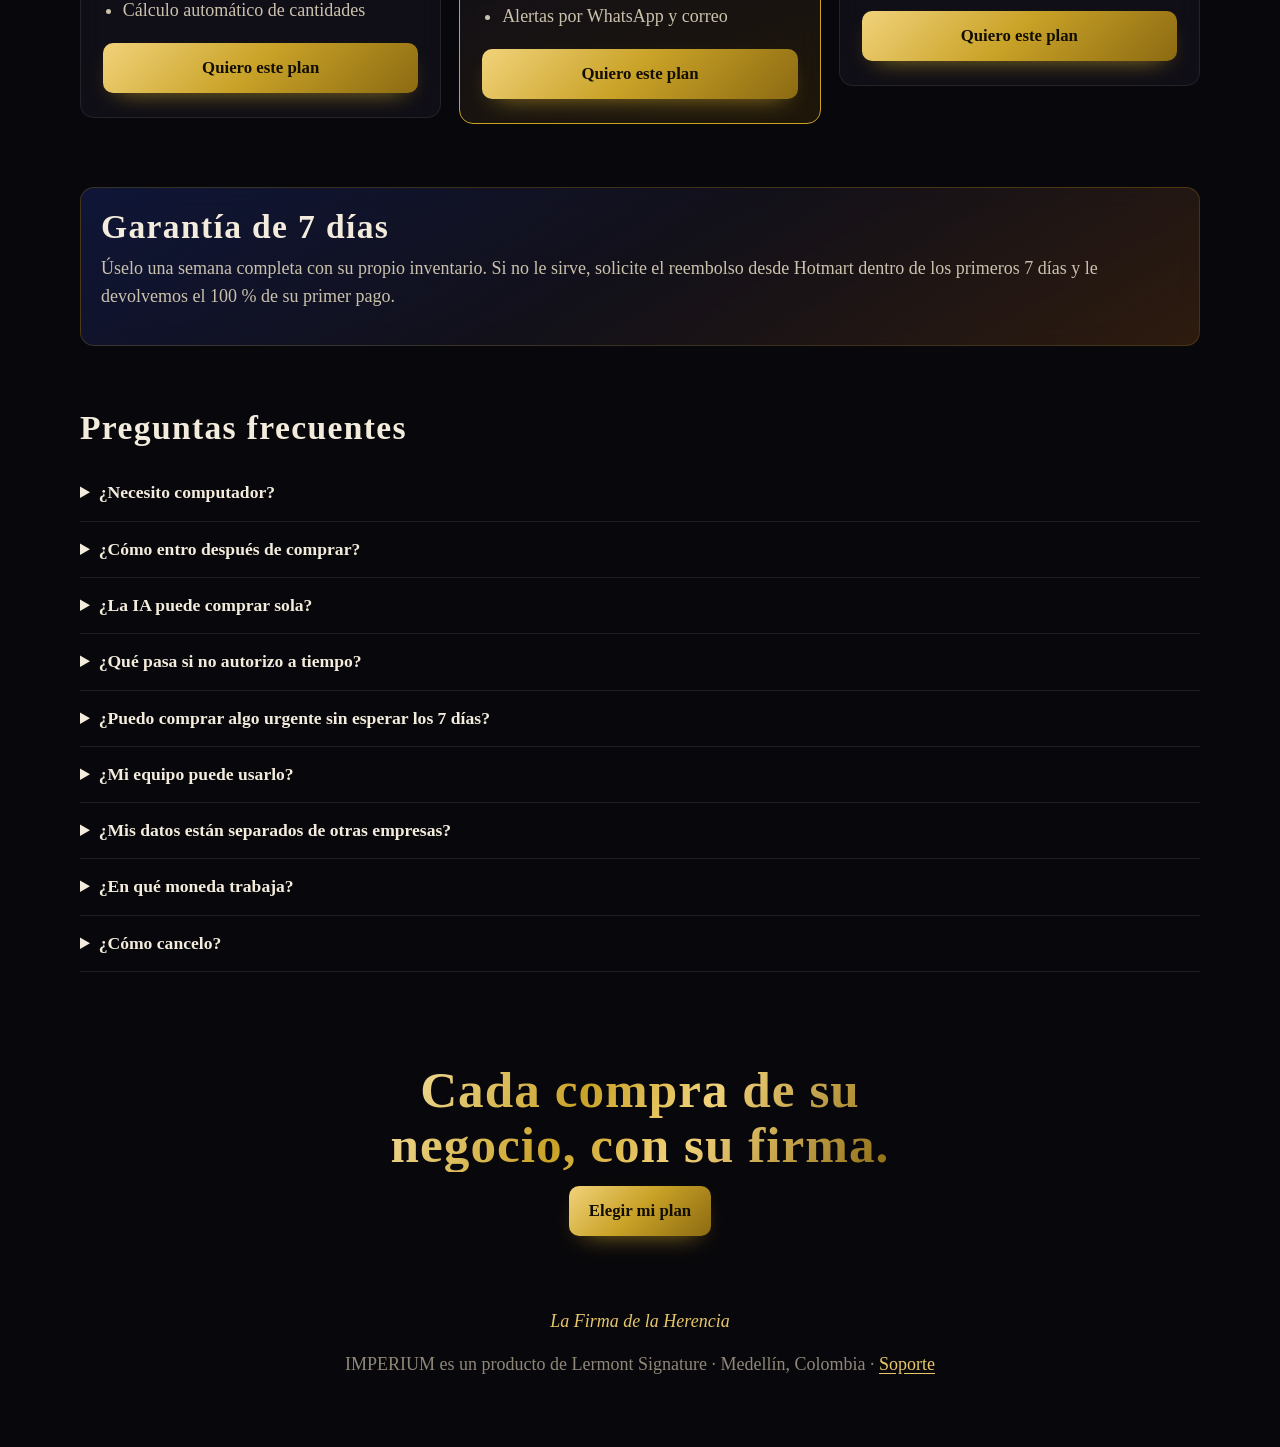
<file: venta-hotmart.html>
<!DOCTYPE html>
<html lang="es">
<head>
<meta charset="utf-8">
<meta name="viewport" content="width=device-width, initial-scale=1, viewport-fit=cover">
<meta name="theme-color" content="#08070B">
<meta http-equiv="Content-Security-Policy" content="default-src 'self'; script-src 'self'; style-src 'self' 'unsafe-inline' https://fonts.googleapis.com; font-src https://fonts.gstatic.com; img-src 'self' data:; base-uri 'none'; form-action 'none'; frame-ancestors 'none'">
<title>IMPERIUM · Abastecimiento inteligente para su negocio</title>
<meta name="description" content="IMPERIUM vigila su inventario, la IA calcula cuánto pedir y su encargado firma la compra desde el celular. Compre con Hotmart y empiece hoy.">
<meta property="og:title" content="IMPERIUM · Nunca más sin mercancía">
<meta property="og:description" content="La IA sugiere cuánto comprar. Usted firma. Sin firma, no se compra nada.">
<meta property="og:image" content="assets/icono-512.png">
<link rel="manifest" href="manifest.webmanifest">
<link rel="icon" href="assets/icono.svg" type="image/svg+xml">
<link rel="apple-touch-icon" href="assets/icono-192.png">
<link rel="preconnect" href="https://fonts.googleapis.com">
<link rel="preconnect" href="https://fonts.gstatic.com" crossorigin>
<link rel="stylesheet" href="https://fonts.googleapis.com/css2?family=Cinzel:wght@500;600;700&family=EB+Garamond:ital,wght@0,400;0,500;0,600;1,400&display=swap">
<link rel="stylesheet" href="assets/estilos.css">
<link rel="stylesheet" href="assets/inicio.css">
<link rel="stylesheet" href="assets/venta.css">
</head>
<body data-plataforma="hotmart">
<div class="aurora" aria-hidden="true"></div>

<header class="contenedor barra-inicio">
  <a class="logo" href="#inicio"><img src="assets/icono.svg" alt="" width="34" height="34"><span class="marca dorado">IMPERIUM</span></a>
  <a class="boton oro chico" href="#planes">Comprar</a>
</header>

<main id="inicio">
  <section class="contenedor portada">
    <p class="firma">Lermont Signature presenta</p>
    <h1 class="titular dorado">Nunca más sin mercancía. Nunca una compra sin su firma.</h1>
    <p class="bajada">IMPERIUM vigila su inventario todo el día. Cuando algo se está acabando, la inteligencia artificial calcula cuánto pedir y le avisa a su encargado por WhatsApp y correo. Él revisa, firma desde el celular y la compra sale sola. Sin firma, no se compra nada.</p>
    <div class="fila-botones"><a class="boton oro" href="#planes">Elegir mi plan</a><a class="boton" href="#como-se-usa">Ver cómo se usa</a></div>
    <ul class="confianza">
      <li>Pago seguro con Hotmart</li>
      <li>Acceso inmediato al pagar</li>
      <li>Garantía de 7 días</li>
      <li>Funciona desde el celular</li>
    </ul>
  </section>

  <section class="contenedor">
    <h2 class="seccion">Lo que le cuesta dinero cada mes</h2>
    <div class="dolores">
      <article><h3>Se queda sin el producto que más vende</h3><p>El cliente pregunta, no hay, y se va con la competencia. Esa venta no vuelve.</p></article>
      <article><h3>Compra de más «por si acaso»</h3><p>Plata quieta en la bodega, mercancía que se vence o pasa de moda.</p></article>
      <article><h3>Compras que nadie revisó</h3><p>Pedidos duplicados, cantidades al ojo y nadie responde por la decisión.</p></article>
    </div>
  </section>

  <section class="contenedor" id="como">
    <h2 class="seccion">Del aviso a la compra en cuatro pasos</h2>
    <ol class="pasos">
      <li><h3>Detecta</h3><p>Cada venta descuenta el stock. Al tocar el mínimo, IMPERIUM abre una alerta con un plazo de 7 días.</p></li>
      <li><h3>Calcula</h3><p>La IA mira sus ventas recientes, la temporada en Colombia (primas, temporada escolar, diciembre) y las reglas de su negocio, y sugiere la cantidad exacta.</p></li>
      <li><h3>Avisa</h3><p>El encargado del área recibe WhatsApp y correo con un enlace personal y firmado.</p></li>
      <li><h3>Usted firma</h3><p>Verifica lo que falta y autoriza. Al día 7 nace la orden de compra. Sin autorización, la compra se bloquea sola.</p></li>
    </ol>
  </section>

  <section class="contenedor sello-demo">
    <div>
      <h2 class="seccion">La IA sugiere. Usted decide.</h2>
      <p class="suave">Ni la IA, ni las automatizaciones, ni nadie fuera de su equipo puede crear una compra. Esa regla vive dentro de la base de datos, no en una promesa. Cada firma queda registrada con nombre, fecha y hora.</p>
      <p class="aviso-oro">«La IA ha detectado baja disponibilidad de mercancía. Se requiere su total atención y ejecución con eficiencia para verificar que lo solicitado sea lo que realmente falta. La ejecución automática se realizará en 7 días si cuenta con su autorización manual.»</p>
      <p class="tenue">Este es el mensaje exacto que recibe su encargado.</p>
    </div>
    <div class="panel muestra" aria-hidden="true">
      <p class="tenue">Vela aromática Imperial · Hogar</p>
      <p class="cifra num">54 unidades</p>
      <p class="tenue">6 d 23 h para decidir</p>
      <div class="sello falso">Firmar y autorizar</div>
    </div>
  </section>

  <section class="contenedor" id="como-se-usa">
    <h2 class="seccion">Así se usa IMPERIUM, día a día</h2>
    <p class="suave">Todo pasa en seis pestañas, abajo en la pantalla del celular. No necesita computador ni conocimientos técnicos.</p>
    <dl class="recorrido">
      <div><dt>Panel</dt><dd>Al abrir la app ve lo que necesita su atención hoy: compras por firmar, productos bajos, valor del inventario y ventas del mes.</dd></div>
      <div><dt>Inventario</dt><dd>Sus productos con el stock en vivo. Verde es suficiente, dorado está bajo el mínimo y rojo es urgente. Aquí registra cada venta con dos toques.</dd></div>
      <div><dt>Alertas</dt><dd>Las compras que propone la IA, con la cantidad, el costo y la explicación. Usted verifica, marca la casilla y firma con el sello dorado, o rechaza con un motivo.</dd></div>
      <div><dt>Órdenes</dt><dd>Las órdenes nacen solas al día 7. Las envía al proveedor por WhatsApp o correo ya redactadas, y al recibir la mercancía el stock se suma solo.</dd></div>
      <div><dt>Manual</dt><dd>Una guía paso a paso dentro de la app, con un botón que lo lleva directo a cada sección. Nunca se queda sin saber qué tocar.</dd></div>
      <div><dt>Más</dt><dd>Sus nichos, proveedores, equipo y permisos, predicciones de la IA, datos de la empresa y soporte por WhatsApp.</dd></div>
    </dl>
  </section>

  <section class="contenedor" id="nicho">
    <h2 class="seccion">Cree el nicho de su negocio en un minuto</h2>
    <p class="suave">El nicho le dice a IMPERIUM qué datos pide cada producto y qué reglas sigue la IA. Una farmacia necesita lote y registro INVIMA; una tienda de ropa, talla y color.</p>
    <ol class="pasos-cortos">
      <li>Toque <strong>Más</strong> y luego <strong>Nichos del negocio</strong>.</li>
      <li>Toque <strong>Agregar nicho</strong> y elija el tipo de negocio que más se parece al suyo.</li>
      <li>Si quiere, póngale un nombre propio, por ejemplo «Bodega Centro».</li>
      <li>Toque <strong>Crear nicho</strong>. Ya puede crear sus productos en <strong>Inventario</strong>.</li>
    </ol>
    <ul class="nichos">
      <li><strong>Alimentos y bebidas</strong> lote y vencimiento; la IA no pide más de lo que alcanza a venderse antes de vencer.</li>
      <li><strong>Moda y calzado</strong> talla, color, colección y temporada.</li>
      <li><strong>Farmacia y droguería</strong> lote, vencimiento, registro INVIMA y cadena de frío.</li>
      <li><strong>Restaurantes y cocinas</strong> insumos de rotación diaria, frescura primero.</li>
      <li><strong>Ferretería y construcción</strong> referencia del fabricante, medida y material.</li>
      <li><strong>Tecnología y electrónica</strong> marca, modelo, garantía y riesgo de obsolescencia.</li>
      <li><strong>Cosmética y belleza</strong> tono, vencimiento y registro sanitario.</li>
      <li><strong>Hogar y decoración</strong> color, material, colección y dimensiones.</li>
      <li><strong>Mascotas</strong> especie, etapa, peso y vencimiento.</li>
      <li><strong>Autopartes y repuestos</strong> referencia OEM, marca, modelo y año.</li>
      <li><strong>Comercio general</strong> plantilla libre para cualquier otro negocio.</li>
    </ul>
    <p class="tenue">¿Vende varias líneas? Cree un nicho por cada una y asigne un encargado distinto a cada nicho.</p>
  </section>

  <section class="contenedor" id="instalar">
    <h2 class="seccion">Instale IMPERIUM en su celular</h2>
    <p class="suave">IMPERIUM no se descarga de Play Store ni de App Store: se instala directo desde el navegador, ocupa muy poco espacio y se actualiza sola.</p>
    <div class="dos-columnas">
      <article class="panel">
        <h3 class="dorado">Android</h3>
        <ol class="pasos-cortos">
          <li>Abra IMPERIUM en <strong>Google Chrome</strong>.</li>
          <li>Toque los tres puntos <strong>⋮</strong> arriba a la derecha.</li>
          <li>Toque <strong>Instalar app</strong> o <strong>Agregar a pantalla principal</strong>.</li>
          <li>Confirme con <strong>Instalar</strong>. El ícono dorado queda en su pantalla de inicio.</li>
        </ol>
      </article>
      <article class="panel">
        <h3 class="dorado">iPhone</h3>
        <ol class="pasos-cortos">
          <li>Abra IMPERIUM en <strong>Safari</strong>.</li>
          <li>Toque el botón <strong>Compartir</strong> (el cuadro con la flecha hacia arriba).</li>
          <li>Baje y toque <strong>Agregar a inicio</strong>.</li>
          <li>Toque <strong>Agregar</strong>. El ícono queda junto a sus otras apps.</li>
        </ol>
      </article>
    </div>
  </section>

  <section class="contenedor">
    <h2 class="seccion">Qué pasa después de pagar</h2>
    <ol class="pasos">
      <li><h3>Paga en Hotmart</h3><p>Elige su plan y paga de forma segura. Su cuenta se crea sola en ese momento.</p></li>
      <li><h3>Recibe su acceso</h3><p>Le llega un correo de bienvenida con el enlace a IMPERIUM.</p></li>
      <li><h3>Entra con su correo</h3><p>Sin contraseñas: escribe el mismo correo de la compra y toca el enlace que le llega.</p></li>
      <li><h3>Sigue el manual</h3><p>La pestaña Manual lo lleva paso a paso. En 15 minutos su negocio está funcionando.</p></li>
    </ol>
  </section>

  <section class="contenedor" id="planes">
    <h2 class="seccion">Elija su plan</h2>
    <p class="suave">Pago mensual con renovación automática. Cancele cuando quiera desde Hotmart y conserve el acceso hasta el final del mes pagado.</p>
    <div class="planes">
      <article class="plan">
        <h3>Esencial</h3>
        <p class="tenue">Para el negocio que empieza a ordenarse.</p>
        <p class="precio num"><span>USD 29</span> al mes</p>
        <ul><li>1 nicho</li><li>Hasta 150 productos</li><li>3 usuarios</li><li>Alertas por correo</li><li>Firma de compras en el celular</li><li>Cálculo automático de cantidades</li></ul>
        <div class="comprar" data-plan="esencial"></div>
      </article>
      <article class="plan destacado">
        <p class="chip oro">El más elegido</p>
        <h3>Profesional</h3>
        <p class="tenue">Para el negocio con varias líneas y equipo.</p>
        <p class="precio num"><span>USD 79</span> al mes</p>
        <ul><li>5 nichos</li><li>Hasta 2.000 productos</li><li>15 usuarios</li><li>IA de predicción de demanda</li><li>Alertas por WhatsApp y correo</li></ul>
        <div class="comprar" data-plan="profesional"></div>
      </article>
      <article class="plan">
        <h3>Imperial</h3>
        <p class="tenue">Para cadenas, distribuidores y varias sedes.</p>
        <p class="precio num"><span>USD 199</span> al mes</p>
        <ul><li>Nichos ilimitados</li><li>Productos ilimitados</li><li>Usuarios ilimitados</li><li>IA y WhatsApp incluidos</li><li>Acompañamiento de configuración</li></ul>
        <div class="comprar" data-plan="imperial"></div>
      </article>
    </div>
  </section>

  <section class="contenedor garantia">
    <div class="panel">
      <h2 class="seccion">Garantía de 7 días</h2>
      <p class="suave">Úselo una semana completa con su propio inventario. Si no le sirve, solicite el reembolso desde Hotmart dentro de los primeros 7 días y le devolvemos el 100 % de su primer pago.</p>
    </div>
  </section>

  <section class="contenedor preguntas">
    <h2 class="seccion">Preguntas frecuentes</h2>
    <details><summary>¿Necesito computador?</summary><p>No. IMPERIUM funciona completo desde el navegador del celular y se instala como app en la pantalla de inicio.</p></details>
    <details><summary>¿Cómo entro después de comprar?</summary><p>Abra IMPERIUM, escriba el mismo correo con el que pagó en Hotmart y toque el enlace que le llega. No hay contraseñas que recordar.</p></details>
    <details><summary>¿La IA puede comprar sola?</summary><p>No. La IA solo sugiere cantidades. La base de datos rechaza cualquier compra que no tenga la firma de un encargado de su empresa.</p></details>
    <details><summary>¿Qué pasa si no autorizo a tiempo?</summary><p>Pasados 7 días sin firma, la compra queda bloqueada. Si el producto sigue bajo el mínimo, la siguiente venta abre una alerta nueva.</p></details>
    <details><summary>¿Puedo comprar algo urgente sin esperar los 7 días?</summary><p>Sí. Desde el producto, use «Orden manual» y la orden se crea al instante.</p></details>
    <details><summary>¿Mi equipo puede usarlo?</summary><p>Sí. Invite a cada persona con su correo y elija su rol: Administrador, Encargado (recibe alertas y firma) o Lector (solo consulta).</p></details>
    <details><summary>¿Mis datos están separados de otras empresas?</summary><p>Sí. Cada empresa y cada nicho están aislados dentro de la base de datos: un encargado solo ve lo que le corresponde.</p></details>
    <details><summary>¿En qué moneda trabaja?</summary><p>Usted elige: pesos colombianos, dólares, soles, pesos mexicanos, pesos chilenos o euros.</p></details>
    <details><summary>¿Cómo cancelo?</summary><p>Desde su cuenta de Hotmart. Conserva el acceso hasta el final del periodo pagado.</p></details>
  </section>

  <section class="contenedor cierre">
    <h2 class="titular dorado">Cada compra de su negocio, con su firma.</h2>
    <div class="fila-botones"><a class="boton oro" href="#planes">Elegir mi plan</a></div>
  </section>
</main>

<footer class="contenedor pie">
  <p class="lema">La Firma de la Herencia</p>
  <p class="tenue">IMPERIUM es un producto de Lermont Signature · Medellín, Colombia · <a id="soporte" href="#">Soporte</a></p>
</footer>
<script type="module" src="assets/venta.js"></script>
<script type="module" src="assets/pwa.js"></script>
</body>
</html>
</file>
<file: assets/estilos.css>
/* =====================================================================
   IMPERIUM · Abastecimiento Inteligente — Lermont Signature
   Paleta: Imperial Black · Imperial Gold · Royal Cobalt · Celestial Ivory · Whiskey Amber
   Firma visual: aurora de cobalto, oro y ámbar sobre negro imperial.
   ===================================================================== */
:root {
  --negro: #08070B;
  --negro-2: #100E16;
  --superficie: rgba(20, 18, 28, 0.72);
  --superficie-solida: #15131D;
  --linea: rgba(201, 162, 39, 0.22);
  --linea-suave: rgba(243, 236, 221, 0.09);
  --oro: #C9A227;
  --oro-claro: #E8C66A;
  --oro-hondo: #8C6A12;
  --cobalto: #2A4BD7;
  --cobalto-hondo: #0F1E66;
  --marfil: #F3ECDD;
  --marfil-2: #CBC2AE;
  --marfil-3: #8F8778;
  --ambar: #B5651D;
  --rubi: #C2413A;
  --esmeralda: #3FA37A;
  --radio-sello: 999px;
  --radio: 14px;
  --radio-sm: 10px;
  --sombra: 0 18px 40px -24px rgba(0, 0, 0, 0.9);
  --display: "Cinzel", "Trajan Pro", Georgia, serif;
  --texto: "EB Garamond", Garamond, Georgia, serif;
  --ui: "EB Garamond", Georgia, serif;
  --ancho: 1120px;
  --barra: 68px;
  color-scheme: dark;
}

* { box-sizing: border-box; }
html { -webkit-text-size-adjust: 100%; }
body {
  margin: 0;
  min-height: 100dvh;
  background: var(--negro);
  color: var(--marfil);
  font-family: var(--texto);
  font-size: 18px;
  line-height: 1.55;
  font-variant-numeric: lining-nums;
  overflow-x: hidden;
}

/* ---------- Aurora ---------- */
.aurora {
  position: fixed;
  inset: -20vmax;
  z-index: -1;
  pointer-events: none;
  background:
    radial-gradient(38vmax 28vmax at 18% 22%, rgba(42, 75, 215, 0.55), transparent 62%),
    radial-gradient(34vmax 26vmax at 82% 18%, rgba(201, 162, 39, 0.38), transparent 60%),
    radial-gradient(40vmax 30vmax at 70% 82%, rgba(181, 101, 29, 0.26), transparent 62%),
    radial-gradient(30vmax 24vmax at 22% 86%, rgba(15, 30, 102, 0.55), transparent 60%);
  filter: blur(26px) saturate(120%);
  animation: aurora 38s ease-in-out infinite alternate;
}
.aurora::after {
  content: "";
  position: absolute;
  inset: 0;
  background: linear-gradient(180deg, rgba(8, 7, 11, 0) 0%, rgba(8, 7, 11, 0.32) 55%, rgba(8, 7, 11, 0.78) 100%);
}
@keyframes aurora {
  0% { transform: translate3d(0, 0, 0) rotate(0deg) scale(1); }
  50% { transform: translate3d(-4vmax, 3vmax, 0) rotate(8deg) scale(1.06); }
  100% { transform: translate3d(3vmax, -2vmax, 0) rotate(-6deg) scale(1.02); }
}
@media (prefers-reduced-motion: reduce) {
  .aurora { animation: none; }
  * { transition: none !important; scroll-behavior: auto !important; }
}

/* ---------- Tipografía ---------- */
h1, h2, h3, .marca { font-family: var(--display); font-weight: 600; letter-spacing: 0.04em; line-height: 1.15; margin: 0; }
h1 { font-size: clamp(2rem, 6vw, 3.4rem); }
h2 { font-size: 1.45rem; }
h3 { font-size: 1.08rem; letter-spacing: 0.03em; }
p { margin: 0 0 0.8em; }
.tenue { color: var(--marfil-3); }
.suave { color: var(--marfil-2); }
.num { font-variant-numeric: lining-nums tabular-nums; }
a { color: var(--oro-claro); text-underline-offset: 3px; }
.dorado {
  background: linear-gradient(120deg, #F6E3A6 0%, var(--oro) 38%, #F1D27A 60%, var(--oro-hondo) 100%);
  -webkit-background-clip: text; background-clip: text; color: transparent;
}

/* ---------- Controles ---------- */
button, input, select, textarea { font: inherit; color: inherit; }
:focus-visible { outline: 2px solid var(--oro-claro); outline-offset: 2px; }
label { display: block; font-size: 0.95rem; color: var(--marfil-2); margin: 14px 0 6px; }
input, select, textarea {
  width: 100%;
  font-size: 1.05rem;
  padding: 12px 14px;
  background: rgba(8, 7, 11, 0.7);
  border: 1px solid var(--linea-suave);
  border-radius: var(--radio-sm);
  color: var(--marfil);
}
input:focus, select:focus, textarea:focus { border-color: var(--oro); outline: none; box-shadow: 0 0 0 3px rgba(201, 162, 39, 0.18); }
textarea { min-height: 84px; resize: vertical; }
.boton {
  display: inline-flex; align-items: center; justify-content: center; gap: 8px;
  min-height: 48px; padding: 12px 20px;
  border-radius: var(--radio-sm);
  border: 1px solid var(--linea);
  background: rgba(20, 18, 28, 0.6);
  color: var(--marfil);
  font-family: var(--texto); font-size: 1.05rem; font-weight: 600;
  cursor: pointer; text-decoration: none;
}
.boton:hover { border-color: var(--oro); }
.boton:disabled { opacity: 0.45; cursor: not-allowed; }
.boton.oro {
  background: linear-gradient(135deg, #F1D27A 0%, var(--oro) 48%, var(--oro-hondo) 100%);
  color: #120E02; border: 0;
  box-shadow: 0 10px 26px -14px rgba(201, 162, 39, 0.9);
}
.boton.peligro { border-color: rgba(194, 65, 58, 0.5); color: #F2B8B4; }
.boton.ancho { width: 100%; }
.boton.chico { min-height: 38px; padding: 6px 14px; font-size: 0.95rem; }
.fila-botones { display: flex; gap: 10px; flex-wrap: wrap; margin-top: 14px; }

/* El sello: único elemento protagonista */
.sello {
  position: relative;
  width: 100%;
  min-height: 64px;
  border-radius: var(--radio-sello);
  border: 0;
  background:
    radial-gradient(120% 140% at 30% 20%, #FBE9B2 0%, var(--oro) 38%, #7A5A0C 100%);
  color: #140F02;
  font-family: var(--display); font-size: 1.08rem; font-weight: 700; letter-spacing: 0.12em;
  cursor: pointer;
  box-shadow: inset 0 2px 0 rgba(255, 255, 255, 0.45), inset 0 -3px 8px rgba(70, 48, 4, 0.55), 0 16px 30px -16px rgba(201, 162, 39, 0.95);
}
.sello:disabled { filter: grayscale(0.7) brightness(0.6); cursor: not-allowed; }
.sello:not(:disabled):active { transform: translateY(1px); }

/* ---------- Estructura ---------- */
.contenedor { width: min(100% - 32px, var(--ancho)); margin-inline: auto; }
.panel {
  background: var(--superficie);
  border: 1px solid var(--linea-suave);
  border-radius: var(--radio);
  padding: 20px;
  backdrop-filter: blur(14px);
  -webkit-backdrop-filter: blur(14px);
}
.oculto { display: none !important; }
.pila > * + * { margin-top: 16px; }
.entre { display: flex; align-items: center; justify-content: space-between; gap: 12px; flex-wrap: wrap; }

/* ---------- Encabezado de la app ---------- */
.cabecera {
  position: sticky; top: 0; z-index: 20;
  padding: 12px 0;
  background: linear-gradient(180deg, rgba(8, 7, 11, 0.92), rgba(8, 7, 11, 0.6));
  backdrop-filter: blur(10px);
  border-bottom: 1px solid var(--linea-suave);
}
.cabecera .marca { font-size: 1.15rem; letter-spacing: 0.22em; }
.cabecera .empresa { font-size: 0.92rem; color: var(--marfil-3); }
.monograma { width: 34px; height: 34px; flex: none; }

/* ---------- Navegación ---------- */
.tabs {
  position: fixed; left: 0; right: 0; bottom: 0; z-index: 30;
  display: grid; grid-template-columns: repeat(6, 1fr);
  height: calc(var(--barra) + env(safe-area-inset-bottom));
  padding-bottom: env(safe-area-inset-bottom);
  background: rgba(10, 9, 14, 0.94);
  border-top: 1px solid var(--linea);
  backdrop-filter: blur(12px);
}
.tabs a {
  display: flex; flex-direction: column; align-items: center; justify-content: center; gap: 2px;
  color: var(--marfil-3); text-decoration: none; font-size: 0.74rem; min-width: 0;
}
@media (min-width: 420px) { .tabs a { font-size: 0.82rem; } }
.tabs a svg { width: 22px; height: 22px; }
.tabs a[aria-current="page"] { color: var(--oro-claro); }
.tabs .punto { position: absolute; transform: translate(12px, -14px); min-width: 18px; height: 18px; padding: 0 5px; border-radius: 9px; background: var(--rubi); color: #fff; font-size: 0.72rem; line-height: 18px; text-align: center; font-family: Arial, sans-serif; }
main.vista { padding: 20px 0 calc(var(--barra) + 40px); }
@media (min-width: 900px) {
  .tabs { top: 0; bottom: 0; right: auto; width: 96px; height: auto; grid-template-columns: 1fr; grid-auto-rows: 88px; align-content: start; padding-top: 90px; border-top: 0; border-right: 1px solid var(--linea); }
  body.con-app { padding-left: 96px; }
  main.vista { padding-bottom: 48px; }
}

/* ---------- Libro de cifras (panel) ---------- */
.libro {
  display: grid; grid-template-columns: repeat(2, 1fr);
  border: 1px solid var(--linea);
  border-radius: var(--radio);
  overflow: hidden;
  background: linear-gradient(135deg, rgba(15, 30, 102, 0.35), rgba(20, 18, 28, 0.75) 45%, rgba(58, 42, 8, 0.4));
}
.libro > div { padding: 16px; border-right: 1px solid var(--linea-suave); border-bottom: 1px solid var(--linea-suave); }
.libro > div:nth-child(2n) { border-right: 0; }
.libro .valor { font-family: var(--display); font-size: 1.7rem; line-height: 1.1; }
.libro .rotulo { color: var(--marfil-3); font-size: 0.95rem; }
.libro .alerta-cifra .valor { color: var(--oro-claro); }
@media (min-width: 720px) {
  .libro { grid-template-columns: repeat(4, 1fr); }
  .libro > div:nth-child(2n) { border-right: 1px solid var(--linea-suave); }
  .libro > div:nth-child(4n) { border-right: 0; }
}

/* ---------- Listas ---------- */
.lista { list-style: none; margin: 0; padding: 0; }
.lista > li {
  display: grid; grid-template-columns: 1fr auto; gap: 4px 12px; align-items: center;
  padding: 14px 4px 14px 14px;
  border-bottom: 1px solid var(--linea-suave);
  border-left: 3px solid transparent;
}
.lista > li[data-nivel="minimo"] { border-left-color: var(--oro); }
.lista > li[data-nivel="critico"] { border-left-color: var(--rubi); }
.lista > li[data-nivel="ok"] { border-left-color: rgba(63, 163, 122, 0.6); }
.lista > li.tocable { cursor: pointer; }
.lista > li.tocable:hover { background: rgba(243, 236, 221, 0.03); }
.lista .titulo { font-weight: 600; font-size: 1.05rem; }
.lista .detalle { color: var(--marfil-3); font-size: 0.95rem; }
.lista .der { text-align: right; }
.vacio { padding: 26px 8px; text-align: center; color: var(--marfil-3); }

.chip { display: inline-block; padding: 2px 10px; border-radius: 999px; font-size: 0.85rem; border: 1px solid var(--linea-suave); color: var(--marfil-2); white-space: nowrap; }
.chip.oro { border-color: var(--oro); color: var(--oro-claro); }
.chip.rubi { border-color: rgba(194, 65, 58, 0.6); color: #F2B8B4; }
.chip.verde { border-color: rgba(63, 163, 122, 0.6); color: #9FE0C2; }
.chip.cobalto { border-color: rgba(42, 75, 215, 0.6); color: #AEC0FF; }

.segmentos { display: flex; gap: 6px; overflow-x: auto; padding-bottom: 4px; scrollbar-width: none; }
.segmentos button { flex: none; min-height: 40px; padding: 6px 14px; border-radius: 999px; border: 1px solid var(--linea-suave); background: transparent; color: var(--marfil-2); cursor: pointer; }
.segmentos button[aria-pressed="true"] { border-color: var(--oro); color: var(--oro-claro); background: rgba(201, 162, 39, 0.1); }

.barra-uso { height: 8px; border-radius: 4px; background: rgba(243, 236, 221, 0.08); overflow: hidden; }
.barra-uso > span { display: block; height: 100%; background: linear-gradient(90deg, var(--cobalto), var(--oro)); }

/* ---------- Hoja inferior (detalle / formularios) ---------- */
.velo { position: fixed; inset: 0; z-index: 50; background: rgba(4, 3, 6, 0.66); display: flex; align-items: flex-end; justify-content: center; }
.hoja {
  width: min(100%, 640px); max-height: 92dvh; overflow-y: auto;
  background: var(--superficie-solida);
  border: 1px solid var(--linea); border-bottom: 0;
  border-radius: 18px 18px 0 0;
  padding: 22px 18px calc(24px + env(safe-area-inset-bottom));
  box-shadow: var(--sombra);
  animation: sube 0.22s ease-out;
}
@media (min-width: 700px) { .velo { align-items: center; } .hoja { border-radius: 18px; border-bottom: 1px solid var(--linea); } }
@keyframes sube { from { transform: translateY(24px); opacity: 0; } to { transform: none; opacity: 1; } }
.hoja .cerrar { background: none; border: 0; color: var(--marfil-3); font-size: 1.6rem; line-height: 1; cursor: pointer; padding: 4px 8px; }
dl.datos { display: grid; grid-template-columns: auto 1fr; margin: 12px 0 0; }
dl.datos dt, dl.datos dd { margin: 0; padding: 9px 0; border-bottom: 1px solid var(--linea-suave); }
dl.datos dt { color: var(--marfil-3); padding-right: 12px; }
dl.datos dd { text-align: right; font-weight: 600; }
.aviso-oro { padding: 14px 16px; border-radius: var(--radio-sm); background: rgba(201, 162, 39, 0.09); border-left: 3px solid var(--oro); }
.mensaje { margin-top: 14px; padding: 12px 14px; border-radius: var(--radio-sm); font-size: 1rem; }
.mensaje.ok { background: rgba(63, 163, 122, 0.12); border: 1px solid rgba(63, 163, 122, 0.4); color: #BDEFD6; }
.mensaje.error { background: rgba(194, 65, 58, 0.12); border: 1px solid rgba(194, 65, 58, 0.45); color: #F6C6C2; }
.mensaje.info { background: rgba(42, 75, 215, 0.12); border: 1px solid rgba(42, 75, 215, 0.45); color: #C9D5FF; }
.check { display: flex; gap: 10px; align-items: flex-start; margin-top: 14px; color: var(--marfil-2); font-size: 1rem; }
.check input { width: 22px; height: 22px; flex: none; margin-top: 3px; accent-color: var(--oro); }
.rejilla-2 { display: grid; grid-template-columns: 1fr 1fr; gap: 0 12px; }

.toast { position: fixed; left: 50%; bottom: calc(var(--barra) + 18px); transform: translateX(-50%); z-index: 60; padding: 12px 18px; border-radius: 12px; background: #1C1A24; border: 1px solid var(--oro); color: var(--marfil); box-shadow: var(--sombra); max-width: calc(100% - 32px); }

/* ---------- Gráfico de ventas ---------- */
.grafico svg { width: 100%; height: 140px; display: block; }
.grafico .eje { fill: var(--marfil-3); font-size: 11px; font-family: Georgia, serif; }

/* ---------- Acceso ---------- */
.acceso { min-height: 100dvh; display: grid; place-items: center; padding: 24px 16px; }
.acceso .panel { width: min(100%, 440px); padding: 28px 22px; }
.acceso .encabezado { text-align: center; margin-bottom: 18px; }
.acceso .encabezado .marca { font-size: 2rem; letter-spacing: 0.24em; }
.acceso .encabezado p { color: var(--marfil-3); margin-top: 6px; }
.lema { font-family: var(--texto); font-style: italic; color: var(--oro-claro); }
.monograma-grande { width: 76px; height: 76px; display: block; margin: 0 auto 12px; }

/* Manual de uso */
.manual-progreso { height: 6px; border-radius: 3px; background: rgba(243, 236, 221, 0.08); overflow: hidden; }
.manual-progreso > span { display: block; height: 100%; background: linear-gradient(90deg, var(--cobalto), var(--oro), var(--ambar)); transition: width 0.35s ease; }
.manual-paso h2 { font-size: 1.5rem; }
.manual-resumen { font-style: italic; color: var(--marfil-2); font-size: 1.12rem; margin-top: 6px; }
.manual-sub { margin-top: 18px; color: var(--oro-claro); }
.manual-toques { counter-reset: toque; list-style: none; padding: 0; margin: 12px 0; }
.manual-toques li { counter-increment: toque; position: relative; padding: 9px 0 9px 42px; border-bottom: 1px solid var(--linea-suave); line-height: 1.45; }
.manual-toques li::before { content: counter(toque); position: absolute; left: 0; top: 8px; width: 28px; height: 28px; border-radius: 50%; border: 1px solid var(--oro); color: var(--oro-claro); display: grid; place-items: center; font-family: var(--display); font-size: 0.9rem; }
.manual-campos { margin: 12px 0; }
.manual-campos dt { color: var(--oro-claro); font-weight: 600; margin-top: 12px; }
.manual-campos dd { margin: 2px 0 0; color: var(--marfil-2); padding-bottom: 10px; border-bottom: 1px solid var(--linea-suave); }
.manual-ejemplo { padding: 12px 14px; border-radius: var(--radio-sm); background: rgba(42, 75, 215, 0.1); border-left: 3px solid var(--cobalto); }
.manual-paso blockquote { margin: 14px 0; font-style: italic; }
.manual-instalar { margin: 14px 0 4px; }
.manual-nav { display: grid; grid-template-columns: 1fr 1fr; gap: 10px; }
.manual-indice summary { cursor: pointer; color: var(--oro-claro); padding: 8px 0; }
.manual-indice ol { padding-left: 1.4em; margin: 6px 0 0; }
.manual-indice li { margin: 2px 0; }
.manual-indice button { background: none; border: 0; color: var(--marfil-2); text-align: left; padding: 8px 0; cursor: pointer; font-size: 1.02rem; min-height: 40px; }
.manual-indice button[aria-current="step"] { color: var(--oro-claro); font-weight: 600; }
</file>
<file: assets/inicio.css>
/* IMPERIUM · Página de inicio y venta */
.barra-inicio { display: flex; align-items: center; justify-content: space-between; gap: 12px; padding: 18px 0; }
.logo { display: flex; align-items: center; gap: 10px; text-decoration: none; }
.logo .marca { font-size: 1.2rem; letter-spacing: 0.24em; }
.enlaces-inicio { display: flex; align-items: center; gap: 18px; }
.enlaces-inicio a:not(.boton) { color: var(--marfil-2); text-decoration: none; display: none; }
@media (min-width: 720px) { .enlaces-inicio a:not(.boton) { display: inline; } }

.portada { padding: 9vh 0 10vh; max-width: 860px; }
.firma { font-family: var(--texto); font-style: italic; color: var(--oro-claro); font-size: 1.15rem; margin-bottom: 18px; }
.titular { font-size: clamp(2.2rem, 7.4vw, 4.6rem); letter-spacing: 0.02em; line-height: 1.08; }
.bajada { font-size: 1.25rem; color: var(--marfil-2); max-width: 62ch; margin: 22px 0 8px; }

section.contenedor { padding: 7vh 0 0; }
.seccion { font-size: clamp(1.5rem, 3.6vw, 2.1rem); margin-bottom: 18px; max-width: 24ch; }

.pasos { list-style: none; padding: 0; margin: 0; display: grid; gap: 0; counter-reset: paso; border-top: 1px solid var(--linea); }
.pasos li { counter-increment: paso; display: grid; grid-template-columns: 3.2rem 1fr; gap: 4px 14px; padding: 20px 0; border-bottom: 1px solid var(--linea-suave); }
.pasos li::before { content: counter(paso, upper-roman); grid-row: span 2; font-family: var(--display); font-size: 1.6rem; color: var(--oro); line-height: 1.1; }
.pasos h3 { font-size: 1.2rem; }
.pasos p { margin: 0; color: var(--marfil-2); max-width: 64ch; }
@media (min-width: 900px) { .pasos { grid-template-columns: repeat(4, 1fr); gap: 0 28px; border-top: 0; } .pasos li { grid-template-columns: 1fr; border-top: 1px solid var(--linea); border-bottom: 0; } .pasos li::before { grid-row: auto; } }

.sello-demo { display: grid; gap: 28px; align-items: center; }
@media (min-width: 860px) { .sello-demo { grid-template-columns: 1.1fr 0.9fr; } }
.muestra { max-width: 380px; text-align: center; padding: 28px 24px; border-color: var(--linea); }
.muestra .cifra { font-family: var(--display); font-size: 2.2rem; margin: 6px 0; }
.sello.falso { display: grid; place-items: center; margin-top: 18px; cursor: default; }

.nichos { list-style: none; padding: 0; margin: 0; columns: 1; column-gap: 32px; }
.nichos li { break-inside: avoid; padding: 10px 0; border-bottom: 1px solid var(--linea-suave); color: var(--marfil-2); }
.nichos strong { color: var(--marfil); display: block; font-weight: 600; }
@media (min-width: 800px) { .nichos { columns: 2; } }

.planes { display: grid; gap: 18px; margin-top: 10px; }
@media (min-width: 900px) { .planes { grid-template-columns: repeat(3, 1fr); align-items: start; } }
.plan { padding: 24px 22px; border-radius: var(--radio); border: 1px solid var(--linea-suave); background: var(--superficie); backdrop-filter: blur(12px); }
.plan.destacado { border: 1px solid var(--oro); background: linear-gradient(160deg, rgba(42, 75, 215, 0.28), rgba(20, 18, 28, 0.85) 45%, rgba(58, 42, 8, 0.45)); }
.plan h3 { font-size: 1.35rem; }
.precio { margin: 10px 0 14px; color: var(--marfil-2); }
.precio span { font-family: var(--display); font-size: 2.1rem; color: var(--marfil); }
.plan ul { padding-left: 1.1em; margin: 0 0 18px; color: var(--marfil-2); }
.plan li { margin: 4px 0; }
.comprar { display: grid; gap: 8px; }

.preguntas details { border-bottom: 1px solid var(--linea-suave); padding: 14px 0; }
.preguntas summary { cursor: pointer; font-weight: 600; font-size: 1.1rem; }
.preguntas details p { color: var(--marfil-2); margin: 10px 0 0; max-width: 70ch; }
.pie { padding: 8vh 0 6vh; text-align: center; }
</file>
<file: assets/venta.css>
/* IMPERIUM · Páginas de venta (Hotmart y Gumroad) */
.confianza { list-style: none; padding: 0; margin: 22px 0 0; display: flex; flex-wrap: wrap; gap: 8px 22px; color: var(--marfil-2); font-size: 1rem; }
.confianza li { display: flex; align-items: center; gap: 8px; }
.confianza li::before { content: ""; width: 7px; height: 7px; border-radius: 50%; background: var(--oro); flex: none; }

.dolores { display: grid; gap: 0; border-top: 1px solid var(--linea); }
.dolores article { padding: 18px 0; border-bottom: 1px solid var(--linea-suave); }
.dolores h3 { font-size: 1.15rem; color: var(--oro-claro); }
.dolores p { margin: 6px 0 0; color: var(--marfil-2); max-width: 60ch; }
@media (min-width: 860px) { .dolores { grid-template-columns: repeat(3, 1fr); gap: 0 28px; border-top: 0; } .dolores article { border-top: 1px solid var(--linea); border-bottom: 0; } }

.recorrido { margin: 18px 0 0; display: grid; gap: 0; border-top: 1px solid var(--linea); }
.recorrido > div { display: grid; grid-template-columns: 1fr; gap: 4px; padding: 16px 0; border-bottom: 1px solid var(--linea-suave); }
.recorrido dt { font-family: var(--display); color: var(--oro-claro); font-size: 1.1rem; letter-spacing: 0.06em; }
.recorrido dd { margin: 0; color: var(--marfil-2); max-width: 70ch; }
@media (min-width: 760px) { .recorrido > div { grid-template-columns: 11rem 1fr; gap: 24px; } }

.pasos-cortos { counter-reset: corto; list-style: none; padding: 0; margin: 16px 0; }
.pasos-cortos li { counter-increment: corto; position: relative; padding: 9px 0 9px 42px; border-bottom: 1px solid var(--linea-suave); color: var(--marfil-2); }
.pasos-cortos li strong { color: var(--marfil); }
.pasos-cortos li::before { content: counter(corto); position: absolute; left: 0; top: 8px; width: 28px; height: 28px; border-radius: 50%; border: 1px solid var(--oro); color: var(--oro-claro); display: grid; place-items: center; font-family: var(--display); font-size: 0.9rem; }
#nicho .nichos { margin-top: 10px; }

.dos-columnas { display: grid; gap: 16px; margin-top: 14px; }
@media (min-width: 820px) { .dos-columnas { grid-template-columns: 1fr 1fr; } }
.dos-columnas .pasos-cortos { margin-bottom: 0; }

.plan .chip { margin-bottom: 10px; }
.plan > .tenue { margin: 4px 0 0; }
.garantia .panel { border-color: var(--linea); background: linear-gradient(150deg, rgba(42, 75, 215, 0.22), rgba(20, 18, 28, 0.85) 50%, rgba(181, 101, 29, 0.22)); }
.garantia .seccion { margin-bottom: 8px; }
.cierre { text-align: center; padding-top: 10vh !important; }
.cierre .titular { font-size: clamp(1.8rem, 5.6vw, 3.2rem); max-width: 20ch; margin: 0 auto; }
.cierre .fila-botones { justify-content: center; }
</file>
